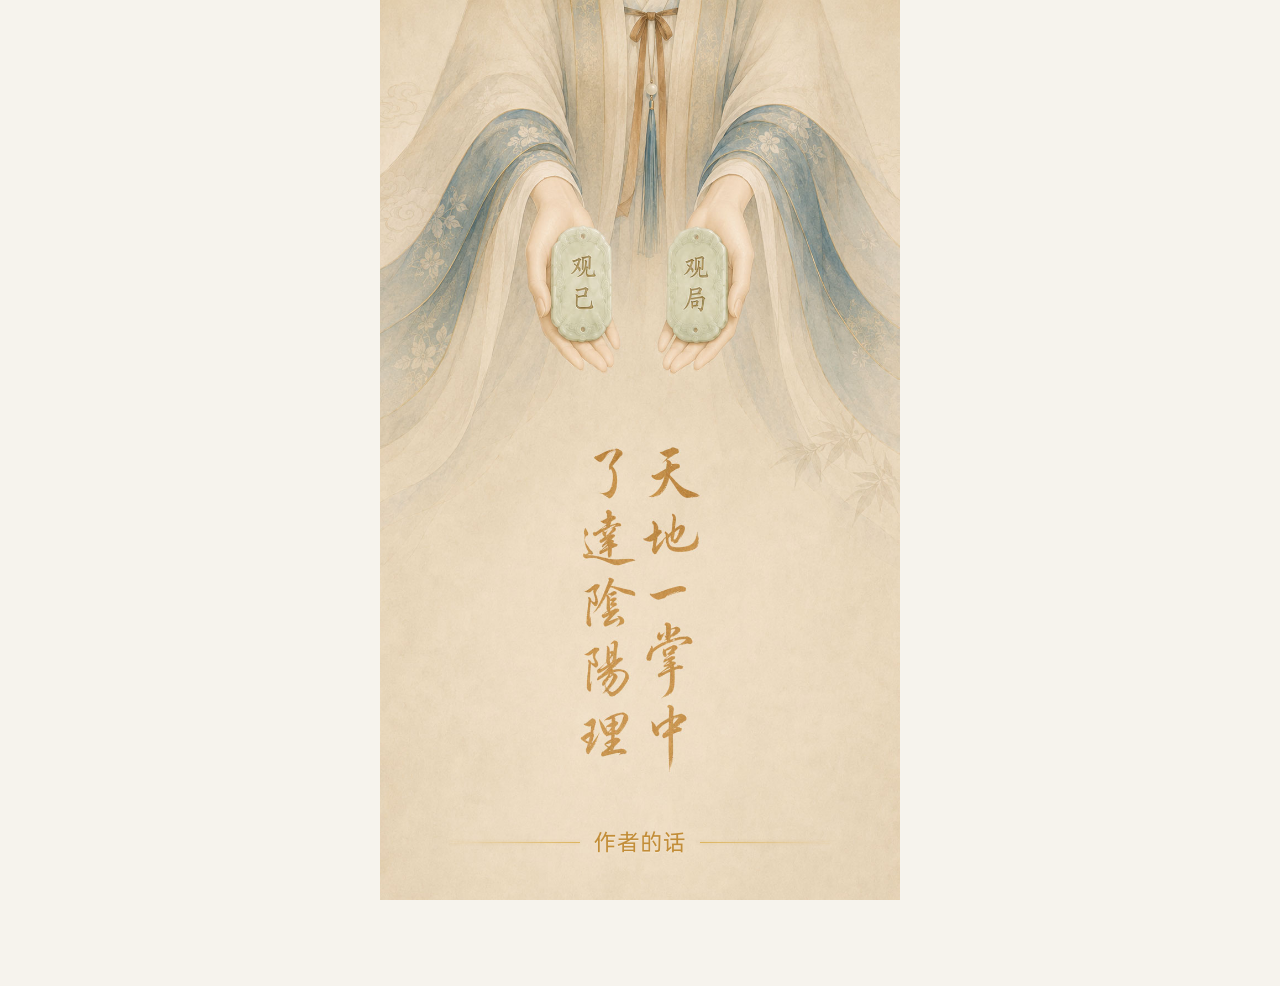
<file: index.html>
﻿<!doctype html>
<html lang="zh-CN">
  <head>
    <meta charset="UTF-8" />
    <meta name="viewport" content="width=device-width, initial-scale=1.0" />
    <title>历法与奇门定局</title>
    <script src="./vendor/lunar.js"></script>
    <script src="./vendor/iztro.min.js"></script>
    <script src="./data/ke-ying.js?v=20260621"></script>
    <style>
      @font-face {
        font-family: "AlibabaPuHuiTi";
        src:
          url("./fonts/AlibabaPuHuiTi-3-55-Regular.woff2") format("woff2"),
          url("./fonts/AlibabaPuHuiTi-3-55-Regular.ttf") format("truetype");
        font-weight: 400;
        font-style: normal;
        font-display: swap;
      }

      :root {
        --app-font: "AlibabaPuHuiTi", "Alibaba PuHuiTi 3.0", "Microsoft YaHei", "PingFang SC", sans-serif;
        --bg: #f6f3ed;
        --panel: #ffffff;
        --ink: #25211d;
        --muted: #716a61;
        --line: #ddd4c8;
        --brand: #8b2f2f;
        --brand-dark: #672222;
        --soft: #f2e7d8;
        --accent: #225c5a;
        --deep-jade: #0f5b57;
        --jade-dark: #07504c;
        --gold: #b88a4b;
        --pale-gold: #dcc8a0;
        --paper: #f8f0df;
        --shadow: 0 1.125rem 2.8125rem rgba(62, 42, 24, 0.12);
      }

      * {
        box-sizing: border-box;
      }

      html {
        font-size: clamp(87.5%, 3.85vw, 100%);
        -webkit-text-size-adjust: 100%;
        text-size-adjust: 100%;
      }

      body {
        margin: 0;
        min-height: 100vh;
        background: var(--bg);
        color: var(--ink);
        font-family: var(--app-font);
      }

      button,
      input,
      textarea,
      select {
        font: inherit;
      }

      .shell {
        width: min(32.5rem, 100%);
        margin: 0 auto;
        padding: 0 0 5.375rem;
      }

      body.qimen-view-active .shell {
        padding-bottom: 0;
      }

      header {
        margin-bottom: 1.375rem;
      }

      h1 {
        margin: 0 0 0.5rem;
        font-size: clamp(1.875rem, 5vw, 2.875rem);
        letter-spacing: 0;
      }

      .subtitle {
        margin: 0;
        color: var(--muted);
        line-height: 1.7;
      }

      .grid {
        display: grid;
        grid-template-columns: 1fr;
        gap: 1.125rem;
      }

      .view {
        display: none;
      }

      .view.active {
        display: block;
      }

      .view:not(#homeView) {
        width: min(32.5rem, calc(100% - 1.5rem));
        margin: 0 auto;
        padding-top: 1.125rem;
      }

      #homeView {
        position: relative;
        min-height: 100vh;
        background: url("./assets/home-bg.jpg") center top / cover no-repeat;
      }

      #qimenView {
        min-height: calc(100vh - 5.375rem);
        padding: 1.375rem 0.625rem 2.25rem;
        background:
          linear-gradient(180deg, rgba(249, 243, 230, 0.18), rgba(249, 243, 230, 0.08) 42%, rgba(249, 243, 230, 0.18)),
          url("./assets/qimen-home-bg.jpg") center top / 100% auto no-repeat;
      }

      .bazi-frame-view {
        height: calc(100vh - 2.25rem);
        margin: -1.125rem 0 -5.375rem;
        background: #f3f3f3;
      }

      .bazi-frame {
        display: block;
        width: 100%;
        height: 100%;
        border: 0;
        background: #f3f3f3;
      }

      .home-actions {
        position: absolute;
        left: 0;
        top: 0;
        width: 100%;
        height: 100%;
        padding: 0;
      }

      .nav-card {
        position: absolute;
        width: 17%;
        aspect-ratio: 0.62;
        min-height: 0;
        border: 0;
        border-radius: 1.125rem;
        background: transparent;
        box-shadow: none;
        color: transparent;
        padding: 0;
        overflow: hidden;
      }

      .nav-card strong {
        position: absolute;
        opacity: 0;
        pointer-events: none;
      }

      .nav-card span {
        display: block;
        color: var(--muted);
        line-height: 1.6;
        font-weight: 500;
      }

      #openBazi {
        left: 32.1%;
        top: 25.4%;
      }

      #openQimen {
        right: 32.1%;
        top: 25.4%;
      }

      .author-entry {
        position: absolute;
        left: 50%;
        bottom: max(1.875rem, env(safe-area-inset-bottom));
        z-index: 2;
        display: flex;
        align-items: center;
        gap: 0.875rem;
        transform: translateX(-50%);
        border: 0;
        border-radius: 0;
        background: transparent;
        color: #c28d38;
        padding: 0.75rem 0.625rem;
        font-family: var(--app-font);
        font-size: 1.4375rem;
        font-weight: 400;
        text-shadow: 0 0.0625rem 0.0625rem rgba(255, 250, 238, 0.5);
        white-space: nowrap;
      }

      .author-entry::before,
      .author-entry::after {
        content: "";
        width: clamp(4.5rem, 24vw, 8.125rem);
        height: 0.0625rem;
        background: linear-gradient(90deg, transparent, rgba(221, 180, 92, 0.98));
        box-shadow: 0 0 0.1875rem rgba(221, 180, 92, 0.42);
      }

      .author-entry::after {
        transform: scaleX(-1);
      }

      .author-modal {
        position: fixed;
        inset: 0;
        z-index: 200;
        display: grid;
        place-items: center;
        padding: 1.5rem;
        background: rgba(30, 28, 24, 0.34);
        opacity: 0;
        visibility: hidden;
        transition: opacity 180ms ease, visibility 180ms ease;
      }

      .author-modal.open {
        opacity: 1;
        visibility: visible;
      }

      .author-dialog {
        position: relative;
        width: min(26.875rem, 100%);
        max-height: calc(100vh - 2rem);
        overflow: hidden;
        border: 1px solid rgba(207, 176, 112, 0.42);
        border-radius: 0.5rem;
        background:
          linear-gradient(180deg, rgba(255, 253, 247, 0.78), rgba(249, 244, 232, 0.7)),
          url("./assets/author-bg.jpg") center top / cover no-repeat;
        color: #332c24;
        padding: 2rem 1.5rem 1.375rem;
        box-shadow: 0 1.125rem 3.125rem rgba(43, 35, 25, 0.24);
      }

      .author-close {
        position: absolute;
        right: 0.75rem;
        top: 0.625rem;
        width: 1.75rem;
        height: 1.75rem;
        min-height: 0;
        border: 1px solid rgba(15, 91, 87, 0.56);
        border-radius: 50%;
        background: rgba(255, 252, 244, 0.52);
        color: var(--deep-jade);
        padding: 0;
        font-size: 1.3125rem;
        font-weight: 300;
        line-height: 1;
      }

      .author-dialog h2 {
        margin: 0 0 1.5rem;
        color: var(--deep-jade);
        text-align: center;
        font-size: 1.875rem;
        font-weight: 700;
      }

      .author-section + .author-section {
        margin-top: 1.375rem;
        padding-top: 1.25rem;
        border-top: 1px dashed rgba(207, 176, 112, 0.38);
      }

      .author-section h3 {
        position: relative;
        display: flex;
        align-items: center;
        gap: 0.75rem;
        margin: 0 0 0.875rem;
        color: var(--deep-jade);
        font-size: 1.4375rem;
        font-weight: 700;
      }

      .author-section h3::before {
        content: "观";
        display: grid;
        place-items: center;
        width: 2.375rem;
        height: 2.375rem;
        flex: 0 0 2.375rem;
        border: 1px solid rgba(207, 176, 112, 0.78);
        border-radius: 50% 45% 50% 45%;
        color: rgba(15, 91, 87, 0.74);
        font-size: 1.0625rem;
        font-weight: 400;
      }

      .author-section h3::after {
        content: "";
        height: 0.0625rem;
        flex: 1;
        background: linear-gradient(90deg, rgba(207, 176, 112, 0.66), transparent);
      }

      .author-section + .author-section h3::before {
        content: "友";
        width: 2rem;
        height: 2rem;
        flex-basis: 2rem;
        font-size: 0.875rem;
      }

      .author-section p {
        margin: 0;
        color: #41372d;
        font-size: 1rem;
        line-height: 1.82;
      }

      .author-contact {
        display: grid;
        grid-template-columns: 7.5rem minmax(0, 1fr);
        gap: 1.25rem;
        align-items: center;
        margin-top: 0.875rem;
        padding: 0.875rem;
        border: 1px solid rgba(207, 176, 112, 0.48);
        border-radius: 0.75rem;
        background: rgba(236, 231, 215, 0.72);
      }

      .author-qr {
        display: block;
        width: 7.5rem;
        aspect-ratio: 1;
        object-fit: cover;
        border: 1px solid rgba(207, 176, 112, 0.58);
        border-radius: 0.5rem;
        background: #fff;
      }

      .author-contact-note {
        color: var(--deep-jade);
        font-size: 0.8125rem;
        line-height: 1.6;
        white-space: nowrap;
      }

      .author-contact-button {
        display: block;
        width: 82%;
        margin: 0 auto 0.625rem;
        border-radius: 62.4375rem;
        background: var(--deep-jade);
        color: #fff;
        padding: 0.4375rem 0.75rem;
        text-align: center;
        font-size: 1.125rem;
        box-shadow: 0 0.25rem 0.75rem rgba(15, 91, 87, 0.18);
      }

      .page-head {
        display: flex;
        align-items: center;
        justify-content: space-between;
        gap: 0.75rem;
      }

      .back-button {
        flex: 0 0 auto;
        border: 0;
        background: transparent;
        color: #9f773b;
        padding: 0.5rem 0.625rem;
        font-size: 1.125rem;
        font-weight: 400;
      }

      .panel {
        position: relative;
        background:
          linear-gradient(180deg, rgba(255, 252, 244, 0.88), rgba(250, 243, 226, 0.78)),
          url("./bazi/assets/card-bg.jpg") right bottom / 100% auto no-repeat;
        border: 1px solid rgba(207, 176, 112, 0.68);
        border-radius: 0.625rem;
        box-shadow: 0 0.1875rem 0.625rem rgba(118, 88, 45, 0.12), inset 0 0 0 0.125rem rgba(255, 250, 238, 0.75);
        overflow: hidden;
      }

      #qimenView .panel {
        min-height: auto;
        overflow: visible;
        background: transparent;
        border: 0;
        border-radius: 0;
        box-shadow: none;
      }

      #qimenView .panel::before {
        content: none;
      }

      #qimenView .panel > * {
        position: relative;
      }

      .qimen-entry-card,
      .qimen-main:not(:empty) {
        position: relative;
        margin: 0 0.25rem 1.125rem;
        border: 1px solid rgba(207, 176, 112, 0.82);
        border-radius: 0.625rem;
        box-shadow: 0 0.625rem 1.625rem rgba(82, 58, 32, 0.16), inset 0 0 0 0.125rem rgba(255, 250, 238, 0.78);
      }

      .qimen-entry-card {
        margin-top: 9.375rem;
        background:
          linear-gradient(180deg, rgba(255, 252, 244, 0.9), rgba(250, 243, 226, 0.76)),
          url("./bazi/assets/card-bg.jpg") right bottom / 100% auto no-repeat;
      }

      .qimen-main:not(:empty) {
        background: linear-gradient(180deg, rgba(255, 252, 244, 0.82), rgba(250, 243, 226, 0.62));
      }

      .qimen-entry-card::before,
      .qimen-main:not(:empty)::before {
        content: "";
        position: absolute;
        inset: 0.4375rem;
        border: 1px solid rgba(207, 176, 112, 0.46);
        border-radius: 0.5rem;
        pointer-events: none;
      }

      .panel-head {
        padding: 2.75rem 1.5rem 0;
      }

      #qimenView .page-head {
        position: relative;
        justify-content: center;
      }

      #qimenView .back-button {
        position: absolute;
        left: -0.75rem;
        top: -9.625rem;
        width: 2.75rem;
        height: 2.75rem;
        min-height: 2.75rem;
        border: 1px solid rgba(220, 200, 160, 0.88);
        border-radius: 50%;
        background: rgba(255, 252, 244, 0.76);
        color: var(--deep-jade);
        padding: 0;
        font-size: 2.25rem;
        font-weight: 400;
        line-height: 1;
        display: grid;
        place-items: center;
        box-shadow: 0 0.1875rem 0.625rem rgba(92, 65, 38, 0.13);
      }

      #qimenView .panel h2 {
        position: absolute;
        left: 50%;
        top: -8.25rem;
        margin: 0;
        transform: translateX(-50%);
        color: var(--deep-jade);
        font-size: 2.8125rem;
        font-weight: 800;
        line-height: 1.15;
        white-space: nowrap;
      }

      #qimenView .panel-head p {
        display: none;
      }

      .panel h2 {
        margin: 0 0 0.375rem;
        font-size: 1.5rem;
      }

      .panel p {
        margin: 0;
        color: var(--muted);
        line-height: 1.65;
        font-size: 0.875rem;
      }

      .controls {
        display: grid;
        gap: 0.75rem;
        padding: 1.125rem;
      }

      label {
        display: grid;
        gap: 0.4375rem;
        color: var(--muted);
        font-size: 0.8125rem;
        font-weight: 700;
      }

      input {
        width: 100%;
        border: 1px solid var(--line);
        border-radius: 0.4375rem;
        background: #fff;
        color: var(--ink);
        outline: none;
        padding: 0.6875rem 0.75rem;
      }

      input:focus {
        border-color: var(--accent);
        box-shadow: 0 0 0 0.1875rem rgba(34, 92, 90, 0.12);
      }

      textarea {
        width: 100%;
        min-height: 11.875rem;
        resize: vertical;
        border: 1px solid var(--line);
        border-radius: 0;
        background: #fff;
        color: var(--ink);
        outline: none;
        padding: 0.625rem 0.75rem;
      }

      textarea:focus {
        border-color: var(--accent);
        box-shadow: 0 0 0 0.1875rem rgba(34, 92, 90, 0.12);
      }

      .actions {
        display: flex;
        gap: 0.625rem;
      }

      button {
        border: 0;
        border-radius: 0.4375rem;
        padding: 0.6875rem 0.875rem;
        cursor: pointer;
        font-weight: 760;
      }

      .primary {
        flex: 1;
        background: var(--brand);
        color: #fff;
      }

      .primary:hover {
        background: var(--brand-dark);
      }

      .ghost {
        background: var(--soft);
        color: var(--ink);
      }

      .result {
        border-top: 1px solid var(--line);
        background: #fbfaf7;
      }

      .item {
        display: grid;
        grid-template-columns: 6.875rem 1fr;
        gap: 0.75rem;
        padding: 0.875rem 1.125rem;
        border-top: 1px solid #ece5da;
        line-height: 1.6;
      }

      .item:first-child {
        border-top: 0;
      }

      .label {
        color: var(--muted);
        font-size: 0.8125rem;
        font-weight: 700;
      }

      .value {
        font-size: 1.0625rem;
        font-weight: 760;
        word-break: break-word;
      }

      .qimen-main {
        padding: 0.75rem 0.75rem 1.125rem;
        background: transparent;
        border-top: 0;
      }

      .qimen-controls {
        display: grid;
        gap: 1.125rem;
        padding: 1.375rem 1.75rem 1.75rem;
      }

      .qimen-time-picker {
        display: grid;
        grid-template-columns: minmax(0, 1fr) auto;
        align-items: center;
        gap: 0.875rem;
        max-width: 25.625rem;
        width: 100%;
        margin: 0 auto;
      }

      .qimen-time-picker input {
        height: 3.125rem;
        border: 1px solid rgba(207, 176, 112, 0.72);
        border-radius: 0.5rem;
        background: rgba(255, 252, 244, 0.88);
        text-align: center;
        font-size: 1.25rem;
        color: #4a4035;
      }

      .qimen-time-picker input:focus {
        border-color: var(--deep-jade);
        box-shadow: 0 0 0 0.1875rem rgba(15, 91, 87, 0.12);
      }

      .qimen-time-picker input::-webkit-calendar-picker-indicator {
        display: none;
      }

      .qimen-time-picker input::-webkit-inner-spin-button,
      .qimen-time-picker input::-webkit-clear-button {
        display: none;
      }

      .qimen-custom-time {
        width: 6.625rem;
        height: 3.125rem;
        border: 1px solid var(--deep-jade);
        border-radius: 0.5rem;
        background: transparent;
        padding: 0;
        color: var(--deep-jade);
        font-size: 1.1875rem;
        font-weight: 400;
      }

      .qimen-start {
        position: relative;
        max-width: 25.625rem;
        width: 100%;
        margin: 0 auto;
        min-height: 3.75rem;
        border-radius: 0.75rem;
        border: 1px solid #cfb070;
        background:
          linear-gradient(180deg, rgba(255,255,255,0.1), rgba(0,0,0,0.08)),
          radial-gradient(circle at 24% 22%, rgba(255,255,255,0.16), transparent 25%),
          var(--jade-dark);
        color: #fff;
        padding: 0.5rem 1.125rem;
        font-size: 2.125rem;
        box-shadow: inset 0 0 0 0.1875rem rgba(246, 228, 171, 0.18), 0 0.25rem 0.625rem rgba(8, 78, 73, 0.18);
      }

      .qimen-start::before {
        content: "";
        position: absolute;
        inset: 0.375rem 0.5625rem;
        border: 1px solid rgba(247, 228, 168, 0.86);
        border-radius: 0.5625rem;
        pointer-events: none;
      }

      .qimen-hour-nav {
        display: grid;
        grid-template-columns: max-content minmax(11.5rem, 1fr) max-content;
        align-items: center;
        justify-content: center;
        gap: 0.5rem;
        margin: 0 0.25rem 0.75rem;
        padding: 1rem 0 0.75rem;
        border-bottom: 0;
        background: transparent;
      }

      .qimen-hour-nav button {
        border-radius: 0;
        background: transparent;
        color: var(--ink);
        padding: 0;
        font-size: clamp(0.88rem, 3.8vw, 0.94rem);
        font-weight: 400;
        white-space: nowrap;
      }

      .qimen-current-time {
        width: 100%;
        min-width: 0;
        text-align: center;
        color: var(--ink);
        font-size: clamp(0.78rem, 3.35vw, 0.875rem);
        white-space: nowrap;
        border: 1px solid rgba(207, 176, 112, 0.72);
        border-radius: 62.4375rem;
        padding: 0.44rem 0.78rem;
        background: rgba(255, 252, 244, 0.72);
      }

      .qimen-main .qimen-current-time {
        color: var(--ink);
      }

      .qimen-title {
        display: block;
        font-size: 1.5rem;
        margin-bottom: 0.625rem;
        color: var(--ink);
        line-height: 1.25;
        text-align: center;
      }

      .qimen-main div {
        color: var(--muted);
        line-height: 1.6;
      }

      .qimen-summary {
        margin-bottom: 0.375rem;
        padding: 0 0.625rem;
      }

      .qimen-time {
        margin-bottom: 0.375rem;
        font-size: 1.0625rem;
        color: var(--ink);
      }

      .qimen-time span {
        color: #1e63d6;
      }

      .qimen-info-row {
        display: grid;
        grid-template-columns: auto minmax(0, 1fr) max-content;
        gap: 0.625rem;
        align-items: center;
      }

      .qimen-methods {
        display: grid;
        gap: 0.375rem;
        justify-self: end;
      }

      .qimen-method {
        min-width: 3.625rem;
        border: 1px solid var(--deep-jade);
        border-radius: 0.75rem;
        background: rgba(255, 252, 244, 0.88);
        color: var(--deep-jade);
        padding: 0.3125rem 0.5rem;
        font-size: 0.875rem;
        font-weight: 400;
      }

      .qimen-hour-nav.archive-viewing {
        grid-template-columns: minmax(13.75rem, 0.72fr);
      }

      .qimen-method.active {
        background: var(--deep-jade);
        color: #fff;
      }

      .sizhu-table {
        border-collapse: collapse;
        background: rgba(255, 252, 244, 0.82);
        color: var(--ink);
        flex: 0 0 auto;
      }

      .sizhu-table th,
      .sizhu-table td {
        border: 1px solid rgba(207, 176, 112, 0.58);
        width: 2.25rem;
        height: 1.875rem;
        text-align: center;
        font-size: 1.25rem;
        line-height: 1;
        font-weight: 400;
      }

      .sizhu-gan {
        color: #174fe0;
      }

      .sizhu-zhi {
        color: #18855e;
      }

      .qimen-brief {
        min-width: 0;
        font-size: 0.875rem;
        display: grid;
        grid-template-columns: minmax(0, 1fr);
        column-gap: 0;
        row-gap: 0.1875rem;
        align-items: start;
      }

      .qimen-brief div {
        line-height: 1.55;
      }

      .qimen-jieqi {
        white-space: nowrap;
      }

      .qimen-jieqi span {
        display: block;
      }

      .qimen-method-note {
        grid-column: 1 / -1;
        white-space: nowrap;
      }

      .qimen-board-wrap {
        position: relative;
        width: min(98%, 30rem);
        margin: 0.5rem auto 1.125rem;
        padding: 0;
      }

      .qimen-board {
        display: grid;
        grid-template-columns: repeat(3, minmax(0, 1fr));
        grid-template-rows: repeat(3, minmax(0, 1fr));
        aspect-ratio: 1 / 1;
        gap: 0;
        border: 2px solid rgba(15, 91, 87, 0.82);
        background:
          linear-gradient(180deg, rgba(255, 252, 244, 0.9), rgba(250, 243, 226, 0.82)),
          url("./bazi/assets/card-bg.jpg") right bottom / 100% auto no-repeat;
        box-shadow: 0 0.1875rem 0.625rem rgba(118, 88, 45, 0.1);
      }

      .qimen-palace {
        position: relative;
        min-height: 0;
        border: 1px solid rgba(15, 91, 87, 0.72);
        padding: 0.375rem;
        overflow: hidden;
        font-family: var(--app-font);
        cursor: pointer;
      }

      .qimen-palace.selected {
        outline: 0.1875rem solid rgba(15, 91, 87, 0.28);
        outline-offset: -0.3125rem;
        background: rgba(255, 250, 238, 0.74);
      }

      .bagua-watermark {
        position: absolute;
        left: 50%;
        top: 50%;
        transform: translate(-50%, -50%);
        color: rgba(80, 80, 80, 0.2);
        font-family: var(--app-font);
        font-size: clamp(2.15rem, 11vw, 2.875rem);
        font-weight: 400;
        line-height: 1;
        pointer-events: none;
        z-index: 0;
      }

      .qimen-palace > :not(.bagua-watermark) {
        z-index: 1;
      }

      .dark-stem,
      .god,
      .star,
      .door,
      .stem-heaven,
      .stem-earth,
      .stem-heaven-state,
      .stem-earth-state,
      .star-state,
      .door-state,
      .earth-god {
        position: absolute;
        line-height: 1;
      }

      .dark-stem {
        left: 0.42rem;
        top: 0.42rem;
        color: var(--stem-color, #444);
        font-size: clamp(0.72rem, 3.3vw, 0.94rem);
        font-weight: 800;
      }

      .god {
        left: 50%;
        top: 0.32rem;
        transform: translateX(-50%);
        color: #a08120;
        font-size: clamp(1.25rem, 6.2vw, 1.82rem);
        font-weight: 900;
        white-space: nowrap;
      }

      .star {
        left: 0.42rem;
        top: 42%;
        transform: translateY(-50%);
        color: #111;
        font-size: clamp(1.02rem, 5.15vw, 1.38rem);
        font-weight: 850;
        white-space: nowrap;
      }

      .star-state {
        left: 0.48rem;
        top: 54%;
        color: #777;
        font-size: clamp(0.68rem, 3.05vw, 0.82rem);
        font-weight: 800;
      }

      .tian-qin {
        color: #d02727;
      }

      .door {
        left: 0.42rem;
        bottom: 1.25rem;
        color: #7357d9;
        font-size: clamp(1.02rem, 5.15vw, 1.38rem);
        font-weight: 850;
        white-space: nowrap;
      }

      .door-state {
        left: 0.48rem;
        bottom: 0.52rem;
        color: #777;
        font-size: clamp(0.68rem, 3.05vw, 0.82rem);
        font-weight: 800;
      }

      .stem-heaven,
      .stem-earth {
        right: 0.48rem;
        writing-mode: vertical-rl;
        text-orientation: upright;
        color: var(--stem-color, #111);
        font-size: clamp(1.02rem, 5.15vw, 1.38rem);
        font-weight: 850;
      }

      .stem-heaven {
        top: 42%;
        transform: translateY(-50%);
      }

      .stem-earth {
        bottom: 1.15rem;
      }

      .stem-heaven-state,
      .stem-earth-state {
        right: 0.56rem;
        color: #777;
        font-size: clamp(0.68rem, 3.05vw, 0.82rem);
        font-weight: 800;
        writing-mode: vertical-rl;
        text-orientation: upright;
      }

      .stem-heaven-state {
        top: 54%;
      }

      .stem-earth-state {
        bottom: 0.42rem;
      }

      .stem-horizontal {
        writing-mode: horizontal-tb;
        text-orientation: mixed;
        right: 0.42rem;
        letter-spacing: 0;
        white-space: nowrap;
      }

      .stem-heaven.stem-horizontal {
        transform: translateY(-50%);
      }

      .stem-horizontal + .stem-heaven-state,
      .stem-horizontal + .stem-earth-state {
        writing-mode: horizontal-tb;
        text-orientation: mixed;
        right: 0.42rem;
        white-space: nowrap;
      }

      .dark-stem span,
      .stem-heaven span,
      .stem-earth span,
      .center-earth-stem span {
        color: var(--stem-color, currentColor);
      }

      .earth-god {
        left: 50%;
        bottom: 0.28rem;
        transform: translateX(-50%);
        color: #9a2b2b;
        font-size: clamp(0.66rem, 2.85vw, 0.75rem);
        font-weight: 850;
      }

      .outer-marker {
        position: absolute;
        width: 1rem;
        height: 1rem;
        border-radius: 50%;
        background: #fff;
        border: 2px solid #111;
        transform: translate(-50%, -50%);
        z-index: 2;
      }

      .outer-marker.horse {
        width: auto;
        height: auto;
        border: 0;
        border-radius: 0;
        background: transparent;
        color: #000;
        font-size: 2rem;
        line-height: 1;
        z-index: 3;
      }

      .center-palace {
        align-content: center;
        text-align: center;
        background: rgba(255, 250, 238, 0.68);
        display: grid;
        justify-items: center;
        gap: 0.35rem;
        cursor: default;
      }

      .center-palace strong {
        font-size: clamp(1rem, 4.5vw, 1.25rem);
        color: #153bd6;
      }

      .center-palace span {
        display: block;
        margin-top: 0;
        color: var(--ink);
        font-weight: 700;
        font-size: clamp(0.82rem, 3.6vw, 1rem);
        line-height: 1.35;
      }

      .center-palace .center-earth-stem {
        position: static;
        transform: none;
        margin-top: 0.125rem;
        color: var(--stem-color, var(--ink));
        font-size: clamp(0.82rem, 3.6vw, 1rem);
        font-weight: 700;
        line-height: 1.2;
      }

      .error {
        color: #9b1c1c;
        padding: 1.125rem;
        line-height: 1.7;
      }

      .keying-panel {
        margin: 0.75rem 0 0;
        padding: 1rem;
        border: 1px solid rgba(207, 176, 112, 0.68);
        border-radius: 0.5rem;
        background:
          linear-gradient(180deg, rgba(255, 252, 244, 0.88), rgba(250, 243, 226, 0.78)),
          url("./bazi/assets/card-bg.jpg") right bottom / 100% auto no-repeat;
        box-shadow: 0 0.1875rem 0.625rem rgba(118, 88, 45, 0.1), inset 0 0 0 0.125rem rgba(255, 250, 238, 0.75);
        font-size: 1rem;
        line-height: 1.7;
      }

      .keying-panel h3 {
        margin: 0 0 0.625rem;
        font-size: 1.25rem;
      }

      .keying-section {
        padding-top: 0.625rem;
        margin-top: 0.625rem;
        border-top: 1px solid #eee4d7;
      }

      .keying-section:first-of-type {
        border-top: 0;
        margin-top: 0;
        padding-top: 0;
      }

      .keying-section strong {
        display: block;
        margin-bottom: 0.375rem;
        font-size: 1.0625rem;
        color: var(--ink);
      }

      .keying-entry {
        margin: 0.375rem 0;
        color: var(--muted);
        line-height: 1.65;
        font-size: 1rem;
      }

      .keying-entry b {
        color: var(--brand);
      }

      .qimen-footnote {
        margin-top: 0;
        padding: 0 0.375rem;
        color: var(--ink);
        font-weight: 700;
        line-height: 1.45;
      }

      .special-panel {
        margin: 0.75rem 0 0;
        padding: 0.75rem 0.875rem;
        border: 1px solid rgba(207, 176, 112, 0.64);
        border-radius: 0.5rem;
        background: rgba(255, 250, 238, 0.78);
        color: var(--muted);
        line-height: 1.65;
        font-size: 1rem;
      }

      .special-panel b {
        color: var(--brand);
      }

      .archive-info-panel {
        margin: 0.75rem 0 0;
        padding: 0.875rem 1rem;
        border: 1px solid rgba(207, 176, 112, 0.64);
        border-radius: 0.5rem;
        background: rgba(255, 250, 238, 0.82);
        color: var(--ink);
        display: grid;
        gap: 0.625rem;
      }

      .archive-info-row {
        display: grid;
        grid-template-columns: 4.375rem minmax(0, 1fr);
        gap: 0.625rem;
        align-items: start;
        line-height: 1.55;
      }

      .archive-info-row b {
        color: var(--brand);
      }

      .archive-info-row span {
        min-width: 0;
        white-space: pre-wrap;
        word-break: break-word;
      }

      .qimen-patterns-entry {
        min-height: 3rem;
        border: 1px solid rgba(207, 176, 112, 0.78);
        border-radius: 0.5rem;
        background: rgba(255, 252, 244, 0.7);
        color: var(--deep-jade);
        font-size: 1.25rem;
        box-shadow: 0 0.1875rem 0.625rem rgba(92, 65, 38, 0.1);
      }

      .patterns81-page {
        min-height: calc(100vh - 5.375rem);
        padding: 1.125rem 0.875rem 2.875rem;
        background:
          linear-gradient(180deg, rgba(249, 243, 230, 0.28), rgba(249, 243, 230, 0.72)),
          url("./assets/qimen-home-bg.jpg") center top / 100% auto no-repeat,
          #f5efe2;
      }

      .patterns81-head {
        display: grid;
        grid-template-columns: 2.75rem minmax(0, 1fr) 2.75rem;
        align-items: center;
        max-width: 47.5rem;
        min-height: 3.625rem;
        margin: 0 auto 1.5rem;
        padding-bottom: 0.625rem;
        border-bottom: 1px solid rgba(207, 176, 112, 0.72);
      }

      .patterns81-head h2 {
        margin: 0;
        color: var(--deep-jade);
        text-align: center;
        font-size: 2rem;
        font-weight: 700;
        letter-spacing: 0;
      }

      .patterns81-selector-card,
      .patterns81-result-card {
        position: relative;
        max-width: 47.5rem;
        margin-right: auto;
        margin-left: auto;
        border: 1px solid rgba(207, 176, 112, 0.76);
        border-radius: 0.5rem;
        background:
          linear-gradient(180deg, rgba(255, 253, 247, 0.94), rgba(250, 245, 233, 0.9)),
          url("./bazi/assets/card-bg.jpg") right bottom / 100% auto no-repeat;
        box-shadow: 0 0.5rem 1.375rem rgba(92, 65, 38, 0.12), inset 0 0 0 0.125rem rgba(255, 250, 238, 0.72);
      }

      .patterns81-selector-card {
        padding: 1.375rem 1.125rem 1.5rem;
      }

      .patterns81-grid {
        display: grid;
        grid-template-columns: 2.25rem repeat(9, minmax(0, 1fr));
        column-gap: 0.25rem;
        row-gap: 0.75rem;
        align-items: center;
      }

      .patterns81-alias {
        min-width: 0;
        color: #a5824d;
        text-align: center;
        font-size: 0.8125rem;
        line-height: 1.2;
        white-space: nowrap;
      }

      .patterns81-axis-label {
        align-self: stretch;
        display: grid;
        place-items: center;
        color: var(--deep-jade);
        font-size: 1rem;
        font-weight: 700;
        line-height: 1.05;
        writing-mode: vertical-rl;
        text-orientation: upright;
      }

      .patterns81-stem {
        position: relative;
        min-width: 0;
        height: 3rem;
        border: 1px solid transparent;
        border-radius: 0.4375rem;
        background: transparent;
        color: var(--stem-color);
        padding: 0;
        font-size: 1.9375rem;
        font-weight: 700;
        line-height: 1;
        transition: transform 150ms ease, background 150ms ease, border-color 150ms ease, box-shadow 150ms ease;
      }

      .patterns81-stem.active {
        border-color: rgba(207, 176, 112, 0.9);
        background: rgba(197, 224, 213, 0.56);
        box-shadow: 0 0.1875rem 0.625rem rgba(15, 91, 87, 0.1);
        transform: scale(1.04);
      }

      .patterns81-stem.active::after {
        content: "";
        position: absolute;
        left: 50%;
        bottom: 0.25rem;
        width: 1rem;
        height: 0.125rem;
        transform: translateX(-50%);
        background: rgba(184, 138, 75, 0.88);
      }

      .patterns81-result-card {
        display: grid;
        justify-items: center;
        align-content: start;
        max-width: 32.5rem;
        min-height: 21.875rem;
        margin-top: 1.5rem;
        padding: 1.875rem 1.75rem 2rem;
        text-align: center;
      }

      .patterns81-pair {
        display: grid;
        grid-template-rows: 3.875rem 0.0625rem 3.875rem;
        justify-items: center;
        align-items: center;
        gap: 0.5rem;
        width: 4.75rem;
        height: 8.8125rem;
      }

      .patterns81-pair-stem {
        display: grid;
        place-items: center;
        width: 4.75rem;
        height: 3.875rem;
        color: var(--stem-color);
        font-size: 3.625rem;
        font-weight: 700;
        line-height: 1;
      }

      .patterns81-pair-line {
        width: 3.375rem;
        height: 0.0625rem;
        background: rgba(184, 138, 75, 0.82);
      }

      .patterns81-pattern-name {
        display: grid;
        place-items: center;
        width: 100%;
        min-height: 2.75rem;
        margin: 1.25rem 0 0;
        color: #2c2924;
        font-size: 1.75rem;
        font-weight: 700;
        line-height: 1.3;
      }

      .patterns81-summary,
      .patterns81-detail {
        max-width: 27.5rem;
        margin: 1rem 0 0;
        color: #514a40;
        font-size: 1.375rem;
        line-height: 1.75;
        white-space: pre-wrap;
      }

      .patterns81-detail {
        margin-top: 0.625rem;
        color: #6c6255;
        font-size: 1.25rem;
      }

      .archive-page {
        min-height: calc(100vh - 7.5rem);
        padding: 1.75rem 1.125rem 2.125rem;
        background:
          linear-gradient(180deg, rgba(249, 243, 230, 0.54), rgba(249, 243, 230, 0.24) 52%, rgba(249, 243, 230, 0.34)),
          url("./bazi/assets/input-bg.jpg") center top / cover no-repeat;
      }

      .archive-page .query-head {
        height: 5.375rem;
        grid-template-columns: 3.875rem 1fr 3.875rem;
        background: transparent;
      }

      .archive-page .query-back {
        width: 2.75rem;
        height: 2.75rem;
        min-height: 2.75rem;
        border: 1px solid rgba(220, 200, 160, 0.88);
        border-radius: 50%;
        background: rgba(255, 252, 244, 0.76);
        color: var(--deep-jade);
        font-size: 2.25rem;
        font-weight: 400;
        box-shadow: 0 0.1875rem 0.625rem rgba(92, 65, 38, 0.13);
      }

      .archive-page .query-title {
        position: relative;
        color: #111;
        font-size: 2.375rem;
        font-weight: 700;
        letter-spacing: 0.04em;
      }

      .archive-page .query-title::after {
        content: "";
        position: absolute;
        left: 50%;
        bottom: -0.875rem;
        width: 9.25rem;
        height: 0.0625rem;
        transform: translateX(-50%);
        background: linear-gradient(90deg, transparent, rgba(184, 138, 75, 0.78), transparent);
      }

      .archive-form {
        position: relative;
        display: grid;
        gap: 1.5rem;
        max-width: 26.25rem;
        margin: 1.75rem auto 0;
        padding: 2.125rem 1.5rem 1.875rem;
        border: 1px solid rgba(207, 176, 112, 0.7);
        border-radius: 1.5rem;
        background:
          linear-gradient(180deg, rgba(255, 252, 244, 0.9), rgba(250, 243, 226, 0.74)),
          url("./bazi/assets/card-bg.jpg") right bottom / 100% auto no-repeat;
        box-shadow: 0 0.75rem 1.875rem rgba(92, 65, 38, 0.16), inset 0 0 0 0.125rem rgba(255, 250, 238, 0.78);
        text-align: left;
      }

      .archive-form::before {
        content: "";
        position: absolute;
        inset: 0.5rem;
        border: 1px solid rgba(207, 176, 112, 0.38);
        border-radius: 1.25rem;
        pointer-events: none;
      }

      .archive-form label {
        display: grid;
        gap: 0.875rem;
        color: var(--deep-jade);
        font-size: 1.75rem;
        font-weight: 700;
        line-height: 1.2;
      }

      .archive-form label::before {
        content: none;
      }

      .archive-form input,
      .archive-form textarea {
        border: 1px solid rgba(207, 176, 112, 0.76);
        border-radius: 0.625rem;
        background: rgba(255, 252, 244, 0.72);
        color: #4a4035;
        text-align: left;
        font-size: 1.375rem;
        box-shadow: inset 0 0.0625rem 0 rgba(255, 255, 255, 0.68);
      }

      .archive-form input {
        height: 3.625rem;
        padding: 0 1.375rem;
      }

      .archive-form textarea {
        min-height: 11.125rem;
        padding: 1.125rem 1.375rem;
        resize: vertical;
      }

      .archive-form input::placeholder,
      .archive-form textarea::placeholder {
        color: rgba(100, 100, 100, 0.38);
      }

      .archive-form .primary {
        justify-self: center;
        min-width: 11.5rem;
        min-height: 3.875rem;
        flex: 0 0 auto;
        margin-top: 0.5rem;
        border-radius: 0.75rem;
        border: 1px solid #cfb070;
        background:
          linear-gradient(180deg, rgba(255,255,255,0.1), rgba(0,0,0,0.08)),
          radial-gradient(circle at 24% 22%, rgba(255,255,255,0.16), transparent 25%),
          var(--jade-dark);
        color: #fff;
        font-size: 1.9375rem;
        padding: 0.5rem 2.125rem;
        box-shadow: inset 0 0 0 0.1875rem rgba(246, 228, 171, 0.18), 0 0.25rem 0.625rem rgba(8, 78, 73, 0.18);
      }

      .archive-message {
        min-height: 1.375rem;
        color: var(--brand);
        font-size: 0.875rem;
        text-align: center;
      }

      .query-page {
        min-height: calc(100vh - 7.5rem);
        background:
          linear-gradient(180deg, rgba(249, 243, 230, 0.72), rgba(249, 243, 230, 0.54)),
          url("./bazi/assets/input-bg.jpg") center top / cover no-repeat;
      }

      .query-head {
        position: relative;
        display: grid;
        grid-template-columns: 3.125rem 1fr 3.125rem;
        align-items: center;
        height: 3.375rem;
        background: transparent;
      }

      .query-back {
        width: 2.75rem;
        height: 2.75rem;
        min-height: 2.75rem;
        border: 1px solid rgba(220, 200, 160, 0.88);
        border-radius: 50%;
        background: rgba(255, 252, 244, 0.76);
        color: var(--deep-jade);
        padding: 0;
        font-size: 2.25rem;
        font-weight: 400;
        line-height: 1;
        display: grid;
        place-items: center;
        box-shadow: 0 0.1875rem 0.625rem rgba(92, 65, 38, 0.13);
      }

      .query-title {
        margin: 0;
        text-align: center;
        font-size: 1.5rem;
        font-weight: 400;
        line-height: 1;
      }

      .query-toolbar {
        display: grid;
        grid-template-columns: auto 1fr auto;
        gap: 0.875rem;
        align-items: center;
        padding: 0.125rem 1.125rem 0.75rem;
        background: transparent;
      }

      .query-select {
        border-radius: 0;
        background: transparent;
        color: #111;
        padding: 0;
        font-size: 1.25rem;
        font-weight: 500;
      }

      .query-select.active {
        color: #111;
      }

      .query-toolbar input {
        height: 2.375rem;
        border: 1px solid rgba(207, 176, 112, 0.78);
        border-radius: 0.5rem;
        background: rgba(255, 252, 244, 0.72);
        color: var(--ink);
        padding: 0.3125rem 0.875rem;
        text-align: left;
        font-size: 1.125rem;
      }

      .query-delete {
        border-radius: 0;
        background: transparent;
        color: #111;
        padding: 0;
        font-size: 1.25rem;
        font-weight: 500;
      }

      .query-delete:disabled {
        color: #111;
        opacity: 1;
        cursor: pointer;
      }

      .archive-table {
        width: calc(100% - 2.25rem);
        margin: 0.75rem 1.125rem;
        border-collapse: collapse;
        table-layout: fixed;
        background: rgba(255, 252, 244, 0.78);
      }

      .archive-name-col {
        width: 27%;
      }

      .archive-matter-col {
        width: 36%;
      }

      .archive-time-col {
        width: 37%;
      }

      .archive-select-col {
        width: 1.875rem;
      }

      .archive-table.select-mode .archive-name-col {
        width: calc(27% - 1.875rem);
      }

      .archive-table th,
      .archive-table td {
        border-bottom: 1px solid #d5d5d5;
        padding: 0.6875rem 0.25rem;
        text-align: left;
        font-size: 1.25rem;
        font-weight: 400;
      }

      .archive-table th {
        font-size: 1.5rem;
        color: var(--ink);
      }

      .archive-table th:last-child,
      .archive-table td:last-child {
        text-align: right;
        padding-right: 1em;
      }

      .archive-table tr {
        cursor: pointer;
      }

      .archive-table tbody tr.selected {
        background: rgba(15, 91, 87, 0.08);
      }

      .archive-check-cell {
        width: 1.875rem;
        padding-right: 0.5rem;
        padding-left: 0;
      }

      .archive-check {
        display: inline-grid;
        place-items: center;
        width: 1.125rem;
        height: 1.125rem;
        border: 1px solid #777;
        border-radius: 50%;
        color: transparent;
        font-size: 0.8125rem;
        line-height: 1;
      }

      .archive-table tbody tr.selected .archive-check {
        border-color: var(--deep-jade);
        background: var(--deep-jade);
        color: #fff;
      }

      .empty-row {
        padding: 1.5rem 1.125rem;
        color: var(--muted);
      }

      .bottom-menu {
        position: relative;
        left: auto;
        bottom: auto;
        z-index: 20;
        display: grid;
        grid-template-columns: 1fr 1fr;
        width: min(28.875rem, calc(100% - 2.75rem));
        margin: 1.125rem auto 1.125rem;
        transform: none;
        border: 1px solid rgba(207, 176, 112, 0.7);
        border-radius: 0.5rem;
        background:
          linear-gradient(180deg, rgba(255, 252, 244, 0.88), rgba(250, 243, 226, 0.8)),
          url("./bazi/assets/card-bg.jpg") right bottom / 100% auto no-repeat;
        box-shadow: 0 0.1875rem 0.625rem rgba(118, 88, 45, 0.12), inset 0 0 0 0.125rem rgba(255, 250, 238, 0.75);
        backdrop-filter: blur(0.125rem);
      }

      .bottom-menu::before {
        content: "";
        position: absolute;
        left: 50%;
        top: 0.75rem;
        bottom: 0.75rem;
        width: 0.0625rem;
        background: var(--pale-gold);
      }

      .bottom-menu.hidden {
        display: none;
      }

      .bottom-menu button {
        border-radius: 0;
        background: transparent;
        color: var(--deep-jade);
        padding: 0.8125rem 0.625rem 0.9375rem;
        font-size: 1.5rem;
        font-weight: 400;
      }

      .bottom-menu button.active {
        color: var(--deep-jade);
      }

      @media (max-width: 47.5rem) {
        .author-entry {
          bottom: max(1.375rem, env(safe-area-inset-bottom));
          gap: 0.625rem;
          padding: 0.625rem 0.5rem;
          font-size: 1.3125rem;
        }

        .author-entry::before,
        .author-entry::after {
          width: clamp(4rem, 23vw, 7rem);
        }

        .author-modal {
          padding: 1.125rem;
        }

        .author-dialog {
          max-height: calc(100vh - 1.5rem);
          padding: 1.75rem 1.125rem 1.125rem;
          border-radius: 0.5rem;
        }

        .author-dialog h2 {
          font-size: 1.5625rem;
        }

        .author-section h3 {
          font-size: 1.3125rem;
        }

        .author-section p {
          font-size: 0.9375rem;
          line-height: 1.75;
        }

        .author-contact {
          grid-template-columns: 6.5rem minmax(0, 1fr);
          gap: 0.75rem;
          padding: 0.75rem;
        }

        .author-qr {
          width: 6.5rem;
        }

        .author-contact-note {
          font-size: 0.75rem;
        }

        .author-contact-button {
          margin-bottom: 0.4375rem;
          padding: 0.375rem 0.5625rem;
          font-size: 1rem;
        }

        .view:not(#homeView) {
          width: min(32.5rem, 100%);
          padding-top: 0;
        }

        #qimenView {
          padding: 1.125rem 0.5625rem 1.875rem;
        }

        #qimenView .panel {
          min-height: auto;
        }

        .qimen-entry-card,
        .qimen-main:not(:empty) {
          margin-left: 0;
          margin-right: 0;
        }

        .panel-head {
          padding: 2.25rem 1.125rem 0;
        }

        #qimenView .panel h2 {
          font-size: 2.5rem;
          top: -7.125rem;
        }

        #qimenView .panel-head p {
          display: none;
        }

        #qimenView .back-button {
          left: -0.625rem;
          top: -8.25rem;
          width: 2.75rem;
          height: 2.75rem;
          min-height: 2.75rem;
          padding: 0;
          font-size: 2.25rem;
        }

        .qimen-entry-card {
          margin-top: 8.375rem;
        }

        .qimen-controls {
          padding: 1.125rem 1.125rem 1.5rem;
        }

        .qimen-start {
          min-height: 3.375rem;
          font-size: 1.9375rem;
        }

        .archive-page {
          padding: 1.375rem 0.75rem 1.75rem;
        }

        .archive-page .query-head {
          height: 4.875rem;
          grid-template-columns: 3.5rem 1fr 3.5rem;
        }

        .archive-page .query-back {
          width: 2.75rem;
          height: 2.75rem;
          min-height: 2.75rem;
          font-size: 2.25rem;
        }

        .archive-page .query-title {
          font-size: 2.125rem;
        }

        .patterns81-page {
          min-height: 100vh;
          padding: 0.75rem 0.5625rem 2.25rem;
        }

        .patterns81-head {
          margin-bottom: 1.125rem;
        }

        .patterns81-head h2 {
          font-size: 1.75rem;
        }

        .patterns81-selector-card {
          padding: 1.125rem 0.625rem 1.25rem;
        }

        .patterns81-grid {
          grid-template-columns: 1.75rem repeat(9, minmax(0, 1fr));
          column-gap: 0.0625rem;
          row-gap: 0.625rem;
        }

        .patterns81-alias {
          font-size: 0.625rem;
        }

        .patterns81-axis-label {
          font-size: 0.875rem;
        }

        .patterns81-stem {
          height: 2.75rem;
          font-size: 1.5625rem;
        }

        .patterns81-result-card {
          min-height: 20.625rem;
          margin-top: 1.125rem;
          padding: 1.75rem 1.125rem 1.875rem;
        }

        .patterns81-pair-stem {
          font-size: 3.375rem;
        }

        .patterns81-pattern-name {
          font-size: 1.5625rem;
        }

        .patterns81-summary {
          font-size: 1.3125rem;
        }

        .archive-form {
          gap: 1.375rem;
          margin-top: 1.375rem;
          padding: 1.875rem 1.25rem 1.75rem;
          border-radius: 1.375rem;
        }

        .archive-form label {
          gap: 0.875rem;
          font-size: 1.5625rem;
        }

        .archive-form input,
        .archive-form textarea {
          font-size: 1.25rem;
        }

        .archive-form input {
          height: 3.375rem;
          padding: 0 1.125rem;
        }

        .archive-form textarea {
          min-height: 10rem;
          padding: 1rem 1.125rem;
        }

        .archive-form .primary {
          min-width: 10.625rem;
          min-height: 3.625rem;
          font-size: 1.8125rem;
        }

        .item {
          grid-template-columns: 1fr;
          gap: 0.25rem;
        }

        header {
          margin-bottom: 1rem;
        }

        h1 {
          font-size: 2.125rem;
        }

        .subtitle {
          font-size: 0.875rem;
        }

        .qimen-main {
          padding: 0.5rem 0.375rem 1rem;
        }

        .qimen-hour-nav {
          grid-template-columns: auto minmax(11.875rem, 0.72fr) auto;
          gap: 0.375rem;
          margin: -0.25rem 0 0.75rem;
        }

        .qimen-current-time {
          padding: 0.4375rem 0.625rem;
          font-size: 0.8125rem;
        }

        .qimen-title {
          font-size: 1.5rem;
          margin-bottom: 0.5rem;
        }

        .qimen-time {
          font-size: 1rem;
        }

        .qimen-info-row {
          grid-template-columns: auto minmax(0, 1fr) max-content;
          gap: 0.5rem;
        }

        .qimen-summary {
          padding: 0 0.375rem;
        }

        .qimen-methods {
          grid-column: auto;
          grid-template-columns: 1fr;
        }

        .qimen-method {
          min-width: 3rem;
          padding: 0.25rem 0.375rem;
          font-size: 0.8125rem;
        }

        .sizhu-table th,
        .sizhu-table td {
          width: 1.9375rem;
          height: 1.75rem;
          font-size: 1.125rem;
        }

        .qimen-brief {
          font-size: 0.8125rem;
          column-gap: 0.5rem;
        }

        .qimen-board-wrap {
          width: min(98%, 30rem);
          margin-bottom: 0.875rem;
          padding: 0;
        }

        .qimen-palace {
          min-height: 0;
          padding: 0.28rem;
        }

        .bagua-watermark {
          font-size: clamp(1.9rem, 9.5vw, 2.38rem);
        }

        .star {
          font-size: clamp(0.92rem, 4.75vw, 1.25rem);
        }

        .door {
          font-size: clamp(0.92rem, 4.75vw, 1.25rem);
        }

        .god {
          font-size: clamp(1.08rem, 5.75vw, 1.56rem);
        }

        .stem-heaven,
        .stem-earth {
          font-size: clamp(0.92rem, 4.75vw, 1.25rem);
        }

        .star-state,
        .door-state,
        .stem-heaven-state,
        .stem-earth-state {
          font-size: clamp(0.62rem, 3vw, 0.78rem);
        }

        .dark-stem {
          font-size: clamp(0.66rem, 3.1vw, 0.84rem);
        }

        .earth-god {
          font-size: clamp(0.58rem, 2.7vw, 0.72rem);
        }
      }

      @media (max-height: 43.75rem) {
        .author-dialog {
          padding-top: 1.5rem;
          padding-bottom: 0.875rem;
        }

        .author-dialog h2 {
          margin-bottom: 1rem;
          font-size: 1.4375rem;
        }

        .author-section + .author-section {
          margin-top: 0.875rem;
          padding-top: 0.875rem;
        }

        .author-section h3 {
          margin-bottom: 0.625rem;
          font-size: 1.1875rem;
        }

        .author-section p {
          font-size: 0.875rem;
          line-height: 1.62;
        }

        .author-contact {
          margin-top: 0.625rem;
          padding: 0.625rem;
        }

        .author-qr {
          width: 5.625rem;
        }

        .author-contact {
          grid-template-columns: 5.625rem minmax(0, 1fr);
        }
      }

      .query-back,
      #qimenView .back-button {
        color: transparent;
        font-size: 0;
      }

      .query-back {
        position: relative;
      }

      .query-back::before,
      #qimenView .back-button::before {
        content: "‹";
        position: absolute;
        left: 50%;
        top: 50%;
        color: var(--deep-jade);
        font-family: var(--app-font);
        font-size: 2rem;
        font-weight: 400;
        line-height: 1;
        transform: translate(-50%, -56%);
        pointer-events: none;
      }
    </style>
  </head>
  <body>
    <main class="shell">
      <section id="homeView" class="view active">
        <div class="home-actions">
          <button class="nav-card" id="openBazi" type="button">
            <strong>观己</strong>
          </button>
          <button class="nav-card" id="openQimen" type="button">
            <strong>观局</strong>
          </button>
        </div>
        <button class="author-entry" id="openAuthorModal" type="button">作者的话</button>
      </section>

      <section id="baziView" class="view">
        <section class="bazi-frame-view">
          <iframe class="bazi-frame" src="./bazi/index.html" title="四柱干支历"></iframe>
          <div hidden>
            <input id="calendarDate" type="datetime-local" />
            <button id="queryCalendar" type="button"></button>
            <button id="calendarNow" type="button"></button>
            <div id="calendarResult"></div>
          </div>
        </section>
      </section>

      <section id="qimenView" class="view">
        <section class="panel">
          <div class="qimen-entry-card">
            <div class="panel-head">
              <div class="page-head">
                <h2>遁甲干支历</h2>
                <button class="back-button" type="button" data-qimen-back aria-label="返回上一级">‹</button>
              </div>
              <p>默认是此时此刻，也可以手动选择时间。</p>
            </div>
            <div class="qimen-controls">
              <div class="qimen-time-picker">
                <input id="qimenDateTime" type="datetime-local" step="60" />
                <button class="qimen-custom-time" id="qimenCustomTime" type="button">选择时间</button>
              </div>
              <button class="qimen-start" id="calcQimen" type="button">起局</button>
              <button class="qimen-patterns-entry" id="openPatterns81" type="button">八十一格局</button>
            </div>
          </div>
          <div id="qimenResult" class="qimen-main"></div>
        </section>
      </section>

      <section id="patterns81View" class="view">
        <section class="patterns81-page">
          <header class="patterns81-head">
            <button class="query-back" id="closePatterns81" type="button" aria-label="返回观局">‹</button>
            <h2>八十一格局</h2>
            <span aria-hidden="true"></span>
          </header>
          <section class="patterns81-selector-card" aria-label="天盘干和地盘干选择">
            <div class="patterns81-grid" id="patterns81Selector"></div>
          </section>
          <section class="patterns81-result-card" id="patterns81Result" aria-live="polite"></section>
        </section>
      </section>

      <section id="archiveView" class="view">
        <section class="archive-page">
          <div class="query-head">
            <button class="query-back" type="button" data-source-back aria-label="返回上一级">‹</button>
            <h2 class="query-title">存档</h2>
            <span aria-hidden="true"></span>
          </div>
          <form class="archive-form" id="archiveForm">
            <label>
              姓名
              <input id="archivePerson" type="text" autocomplete="off" placeholder="请输入" />
            </label>
            <label>
              事项
              <input id="archiveMatter" type="text" autocomplete="off" placeholder="请输入" />
            </label>
            <label>
              看法
              <textarea id="archiveJudgment" placeholder="请输入"></textarea>
            </label>
            <button class="primary" type="submit">存档</button>
            <div class="archive-message" id="archiveMessage"></div>
          </form>
        </section>
      </section>

      <section id="queryView" class="view">
        <section class="query-page">
          <div class="query-head">
            <button class="query-back" type="button" data-query-back aria-label="返回上一级">‹</button>
            <h2 class="query-title">历史记录</h2>
            <span aria-hidden="true"></span>
          </div>
          <div class="query-toolbar">
            <button class="query-select" id="selectArchiveMode" type="button">选择</button>
            <input id="archiveSearch" type="search" placeholder="搜索姓名 / 事项" />
            <button class="query-delete" id="deleteArchive" type="button" disabled>删除</button>
          </div>
          <div id="archiveList"></div>
        </section>
      </section>
    </main>

    <nav class="bottom-menu hidden" aria-label="存档查询">
      <button id="openArchive" type="button">存档</button>
      <button id="openQuery" type="button">查询</button>
    </nav>
    <div class="author-modal" id="authorModal" aria-hidden="true">
      <article class="author-dialog" role="dialog" aria-modal="true" aria-labelledby="authorModalTitle">
        <button class="author-close" id="closeAuthorModal" type="button" aria-label="关闭">×</button>
        <h2 id="authorModalTitle">墨仆观道</h2>
        <section class="author-section">
          <h3>作者的话</h3>
          <p>
            我想做的，不是替人下结论的工具，也不是迎合焦虑的答案。<br />
            观己，是明心见性，是帮助人看见自己的力量，节奏与边界；<br />
            观局，是洞察趋势，是帮助人看清局势的关系，状态与时机。<br />
            时间会留下规律，<br />
            古人将岁月流转凝练为干支之序，成为记录规律的语言，<br />
            干支历不是答案，是一种看见答案的方式。
          </p>
        </section>
        <section class="author-section">
          <h3>欢迎交流</h3>
          <p>如果你有关于产品的建议、合作，或有疑惑需要进一步交流，可以与我联系。</p>
          <div class="author-contact">
            <img class="author-qr" src="./assets/author-qr.jpg" alt="联系作者二维码" />
            <div class="author-contact-note">
              <span class="author-contact-button">联系我</span>
              产品建议 · 合作交流 · 深入沟通
            </div>
          </div>
        </section>
      </article>
    </div>

    <script>
      const qimenJuTable = {
        冬至: { dun: "阳遁", ju: [1, 7, 4] },
        小寒: { dun: "阳遁", ju: [2, 8, 5] },
        大寒: { dun: "阳遁", ju: [3, 9, 6] },
        立春: { dun: "阳遁", ju: [8, 5, 2] },
        雨水: { dun: "阳遁", ju: [9, 6, 3] },
        惊蛰: { dun: "阳遁", ju: [1, 7, 4] },
        春分: { dun: "阳遁", ju: [3, 9, 6] },
        清明: { dun: "阳遁", ju: [4, 1, 7] },
        谷雨: { dun: "阳遁", ju: [5, 2, 8] },
        立夏: { dun: "阳遁", ju: [4, 1, 7] },
        小满: { dun: "阳遁", ju: [5, 2, 8] },
        芒种: { dun: "阳遁", ju: [6, 3, 9] },
        夏至: { dun: "阴遁", ju: [9, 3, 6] },
        小暑: { dun: "阴遁", ju: [8, 2, 5] },
        大暑: { dun: "阴遁", ju: [7, 1, 4] },
        立秋: { dun: "阴遁", ju: [2, 5, 8] },
        处暑: { dun: "阴遁", ju: [1, 4, 7] },
        白露: { dun: "阴遁", ju: [9, 3, 6] },
        秋分: { dun: "阴遁", ju: [7, 1, 4] },
        寒露: { dun: "阴遁", ju: [6, 9, 3] },
        霜降: { dun: "阴遁", ju: [5, 8, 2] },
        立冬: { dun: "阴遁", ju: [6, 9, 3] },
        小雪: { dun: "阴遁", ju: [5, 8, 2] },
        大雪: { dun: "阴遁", ju: [4, 7, 1] },
      };

      const yuanNames = ["上元", "中元", "下元"];
      const luoShuOrder = ["1", "8", "3", "4", "9", "2", "7", "6"];
      const boardOrder = ["4", "9", "2", "3", "5", "7", "8", "1", "6"];
      const sanQiLiuYi = ["戊", "己", "庚", "辛", "壬", "癸", "丁", "丙", "乙"];
      const basicStars = {
        1: "天蓬",
        8: "天任",
        3: "天冲",
        4: "天辅",
        9: "天英",
        2: "天芮",
        7: "天柱",
        6: "天心",
        5: "天禽",
      };
      const basicDoors = {
        1: "休门",
        8: "生门",
        3: "伤门",
        4: "杜门",
        9: "景门",
        2: "死门",
        7: "惊门",
        6: "开门",
        5: "",
      };
      const palaceNames = {
        1: "坎一宫",
        2: "坤二宫",
        3: "震三宫",
        4: "巽四宫",
        5: "中五宫",
        6: "乾六宫",
        7: "兑七宫",
        8: "艮八宫",
        9: "离九宫",
      };
      const congenitalBaguaByGong = {
        9: "☰",
        4: "☱",
        3: "☲",
        8: "☳",
        2: "☴",
        7: "☵",
        6: "☶",
        1: "☷",
      };
      const palaceKeyingNumbers = {
        1: "1，6，6，1",
        2: "5，10，8，2",
        3: "3，8，4，3",
        4: "3，8，5，4",
        6: "4，9，1，6",
        7: "4，9，2，7",
        8: "5，10，7，8",
        9: "2，7，3，9",
      };
      const branches = ["子", "丑", "寅", "卯", "辰", "巳", "午", "未", "申", "酉", "戌", "亥"];
      const palaceMainBranch = {
        1: "子",
        2: "申",
        3: "卯",
        4: "巳",
        6: "亥",
        7: "酉",
        8: "寅",
        9: "午",
      };
      const palaceYinYangBranch = {
        2: { yang: "申", yin: "未" },
        4: { yang: "辰", yin: "巳" },
        6: { yang: "戌", yin: "亥" },
        8: { yang: "寅", yin: "丑" },
      };
      const branchElement = {
        子: "水",
        丑: "土",
        寅: "木",
        卯: "木",
        辰: "土",
        巳: "火",
        午: "火",
        未: "土",
        申: "金",
        酉: "金",
        戌: "土",
        亥: "水",
      };
      const palaceElement = {
        1: "水",
        2: "土",
        3: "木",
        4: "木",
        6: "金",
        7: "金",
        8: "土",
        9: "火",
      };
      const elementGenerates = { 木: "火", 火: "土", 土: "金", 金: "水", 水: "木" };
      const elementControls = { 木: "土", 土: "水", 水: "火", 火: "金", 金: "木" };
      const stemElement = {
        甲: "木",
        乙: "木",
        丙: "火",
        丁: "火",
        戊: "土",
        己: "土",
        庚: "金",
        辛: "金",
        壬: "水",
        癸: "水",
      };
      const stemChangShengStart = {
        甲: "亥",
        乙: "午",
        丙: "寅",
        丁: "酉",
        戊: "寅",
        己: "酉",
        庚: "巳",
        辛: "子",
        壬: "申",
        癸: "卯",
      };
      const yangStems = new Set(["甲", "丙", "戊", "庚", "壬"]);
      const changShengNames = ["长", "沐", "冠", "临", "旺", "衰", "病", "死", "墓", "绝", "胎", "养"];
      const oppositePalace = {
        1: "9",
        9: "1",
        2: "8",
        8: "2",
        3: "7",
        7: "3",
        4: "6",
        6: "4",
      };
      const doorElements = {
        开门: "金",
        休门: "水",
        生门: "土",
        伤门: "木",
        杜门: "木",
        景门: "火",
        死门: "土",
        惊门: "金",
      };
      const starElements = {
        天蓬: "水",
        天任: "土",
        天冲: "木",
        天辅: "木",
        天英: "火",
        天芮: "土",
        天柱: "金",
        天心: "金",
      };
      const branchToGong = {
        子: "1",
        丑: "8",
        寅: "8",
        卯: "3",
        辰: "4",
        巳: "4",
        午: "9",
        未: "2",
        申: "2",
        酉: "7",
        戌: "6",
        亥: "6",
      };
      const outerBranchPositions = {
        子: { left: "50%", top: "100%" },
        丑: { left: "16.666%", top: "100%" },
        寅: { left: "0", top: "83.333%" },
        卯: { left: "0", top: "50%" },
        辰: { left: "16.666%", top: "0" },
        巳: { left: "0", top: "16.666%" },
        午: { left: "50%", top: "0" },
        未: { left: "83.333%", top: "0" },
        申: { left: "100%", top: "16.666%" },
        酉: { left: "100%", top: "50%" },
        戌: { left: "100%", top: "83.333%" },
        亥: { left: "83.333%", top: "100%" },
      };
      const horseBranchPositions = {
        寅: { left: "-0.75rem", top: "calc(100% + 0.75rem)" },
        巳: { left: "-0.75rem", top: "-0.75rem" },
        申: { left: "calc(100% + 0.75rem)", top: "-0.75rem" },
        亥: { left: "calc(100% + 0.75rem)", top: "calc(100% + 0.75rem)" },
      };
      const stems = ["乙", "丙", "丁", "戊", "己", "庚", "辛", "壬", "癸"];
      const stemTitles = {
        乙: "天德", 丙: "天威", 丁: "玉女", 戊: "天武", 己: "明堂",
        庚: "天刑", 辛: "天狱", 壬: "天牢", 癸: "天网",
      };
      const stemElementColors = {
        甲: "#24934f", 乙: "#24934f",
        丙: "#ed3217", 丁: "#ed3217",
        戊: "#d89a00", 己: "#d89a00",
        庚: "#3f7fe8", 辛: "#3f7fe8",
        壬: "#155487", 癸: "#155487",
      };
      const qimenPatterns81 = Object.fromEntries(
        Object.entries(window.QIMEN_KE_YING?.gan || {}).map(([key, item]) => [
          key,
          {
            name: `${key[0]}加${key[1]}`,
            title: item.name || "格局名称",
            summary: item.text || "该格局内容待完善。",
            detail: item.detail || "",
          },
        ]),
      );
      const calendarDate = document.querySelector("#calendarDate");
      const calendarResult = document.querySelector("#calendarResult");
      const qimenDateTime = document.querySelector("#qimenDateTime");
      const qimenCustomTime = document.querySelector("#qimenCustomTime");
      const qimenResult = document.querySelector("#qimenResult");
      const patterns81Selector = document.querySelector("#patterns81Selector");
      const patterns81Result = document.querySelector("#patterns81Result");
      const archiveForm = document.querySelector("#archiveForm");
      const archivePerson = document.querySelector("#archivePerson");
      const archiveMatter = document.querySelector("#archiveMatter");
      const archiveJudgment = document.querySelector("#archiveJudgment");
      const archiveMessage = document.querySelector("#archiveMessage");
      const archiveSearch = document.querySelector("#archiveSearch");
      const archiveList = document.querySelector("#archiveList");
      const selectArchiveMode = document.querySelector("#selectArchiveMode");
      const deleteArchive = document.querySelector("#deleteArchive");
      const bottomMenu = document.querySelector(".bottom-menu");
      const openArchiveButton = document.querySelector("#openArchive");
      const openQueryButton = document.querySelector("#openQuery");
      const authorModal = document.querySelector("#authorModal");
      const openAuthorModal = document.querySelector("#openAuthorModal");
      const closeAuthorModal = document.querySelector("#closeAuthorModal");
      const archiveStoreKey = "qimen-tool-archives";
      let currentViewName = "home";
      let sourceReturnView = "home";
      let qimenReturnView = "home";
      let lastChartType = "qimen";
      let qimenManualTime = false;
      let currentQimenChartTime = "";
      let qimenMethod = "chaibu";
      let currentArchiveRecord = null;
      let selectedUpperStem = "乙";
      let selectedLowerStem = "乙";
      let isArchiveSelectMode = false;
      let selectedArchiveIds = new Set();
      const views = {
        home: document.querySelector("#homeView"),
        bazi: document.querySelector("#baziView"),
        qimen: document.querySelector("#qimenView"),
        patterns81: document.querySelector("#patterns81View"),
        archive: document.querySelector("#archiveView"),
        query: document.querySelector("#queryView"),
      };

      function updateBottomMenuState(name = currentViewName) {
        const isQimenInput = name === "qimen" && !qimenResult.innerHTML.trim();
        bottomMenu.classList.toggle("hidden", name === "home" || name === "bazi" || name === "archive" || name === "patterns81" || isQimenInput);
      }

      function showView(name) {
        const previousViewName = currentViewName;
        if ((name === "archive" || name === "query") && ["home", "bazi", "qimen"].includes(previousViewName)) {
          sourceReturnView = previousViewName || "home";
        }
        if (name === "qimen" && previousViewName && previousViewName !== "qimen" && previousViewName !== "patterns81") {
          qimenReturnView = previousViewName;
        }
        for (const [viewName, view] of Object.entries(views)) {
          view.classList.toggle("active", viewName === name);
        }
        currentViewName = name;
        document.body.classList.toggle("qimen-view-active", name === "qimen" || name === "patterns81");
        if (name === "bazi" || name === "qimen") lastChartType = name;
        if (name === "qimen" && !qimenManualTime && !currentQimenChartTime) updateQimenCurrentTime();
        updateBottomMenuState(name);
        openArchiveButton.classList.toggle("active", name === "archive");
        openQueryButton.classList.toggle("active", name === "query");
        if (name === "query") {
          renderArchiveList();
        } else {
          isArchiveSelectMode = false;
          selectedArchiveIds = new Set();
        }
        window.scrollTo({ top: 0, behavior: "auto" });
      }
      window.showView = showView;

      function escapeHtml(value) {
        return String(value ?? "")
          .replaceAll("&", "&amp;")
          .replaceAll("<", "&lt;")
          .replaceAll(">", "&gt;")
          .replaceAll('"', "&quot;");
      }

      function renderPatternStemButton(stem, layer, selectedStem) {
        return `
          <button
            class="patterns81-stem ${stem === selectedStem ? "active" : ""}"
            type="button"
            data-pattern-layer="${layer}"
            data-pattern-stem="${stem}"
            aria-pressed="${stem === selectedStem}"
            aria-label="${layer === "upper" ? "天盘干" : "地盘干"}${stem}"
            style="--stem-color:${stemElementColors[stem] || "#111"}"
          >${stem}</button>
        `;
      }

      function renderPatterns81() {
        patterns81Selector.innerHTML = `
          <span aria-hidden="true"></span>
          ${stems.map((stem) => `<span class="patterns81-alias">${stemTitles[stem]}</span>`).join("")}
          <span class="patterns81-axis-label">天盘干</span>
          ${stems.map((stem) => renderPatternStemButton(stem, "upper", selectedUpperStem)).join("")}
          <span class="patterns81-axis-label">地盘干</span>
          ${stems.map((stem) => renderPatternStemButton(stem, "lower", selectedLowerStem)).join("")}
        `;

        const currentKey = selectedUpperStem + selectedLowerStem;
        const pattern = qimenPatterns81[currentKey] || {
          title: "格局内容待完善",
          summary: "该格局内容待完善。",
          detail: "",
        };
        patterns81Result.innerHTML = `
          <div class="patterns81-pair">
            <span class="patterns81-pair-stem" style="--stem-color:${stemElementColors[selectedUpperStem] || "#111"}">${selectedUpperStem}</span>
            <span class="patterns81-pair-line" aria-hidden="true"></span>
            <span class="patterns81-pair-stem" style="--stem-color:${stemElementColors[selectedLowerStem] || "#111"}">${selectedLowerStem}</span>
          </div>
          <h3 class="patterns81-pattern-name">${escapeHtml(pattern.title)}</h3>
          <p class="patterns81-summary">${escapeHtml(pattern.summary)}</p>
          ${pattern.detail ? `<p class="patterns81-detail">${escapeHtml(pattern.detail)}</p>` : ""}
        `;
      }

      function setAuthorModal(open) {
        authorModal.classList.toggle("open", open);
        authorModal.setAttribute("aria-hidden", String(!open));
      }

      function handleQimenBack() {
        if (qimenResult.innerHTML.trim()) {
          qimenResult.innerHTML = "";
          currentQimenChartTime = "";
          currentArchiveRecord = null;
          updateBottomMenuState("qimen");
          window.scrollTo({ top: 0, behavior: "auto" });
          return;
        }
        showView("home");
      }

      function readArchives() {
        try {
          const data = JSON.parse(localStorage.getItem(archiveStoreKey) || "[]");
          return Array.isArray(data) ? data : [];
        } catch {
          return [];
        }
      }

      function writeArchives(records) {
        localStorage.setItem(archiveStoreKey, JSON.stringify(records));
      }

      function activeChartType() {
        return lastChartType;
      }

      function activeChartTime(type = activeChartType()) {
        return type === "bazi" ? calendarDate.value : currentQimenChartTime || qimenDateTime.value;
      }

      function archiveDateText(value) {
        return value ? value.slice(0, 10) : "";
      }

      function saveCurrentArchive() {
        const person = archivePerson.value.trim();
        const matter = archiveMatter.value.trim();
        const judgment = archiveJudgment.value.trim();
        const type = activeChartType();
        const chartTime = activeChartTime(type);

        if (!person || !matter) {
          archiveMessage.textContent = "请填写姓名和事项。";
          return;
        }

        const records = readArchives();
        records.unshift({
          id: `${Date.now()}-${Math.random().toString(16).slice(2)}`,
          type,
          person,
          matter,
          judgment,
          chartTime,
          createdAt: dateTimeText(),
        });
        writeArchives(records);
        archiveMessage.textContent = "已存档。";
        archiveForm.reset();
        renderArchiveList();
        sourceReturnView = type === "qimen" ? "qimen" : "home";
        showView("query");
      }

      function renderArchiveList() {
        const keyword = archiveSearch.value.trim().toLowerCase();
        const records = readArchives().filter((record) => {
          const text = `${record.person} ${record.matter}`.toLowerCase();
          return !keyword || text.includes(keyword);
        });
        const visibleIds = new Set(records.map((record) => record.id));
        selectedArchiveIds = new Set([...selectedArchiveIds].filter((id) => visibleIds.has(id)));
        selectArchiveMode.classList.toggle("active", isArchiveSelectMode);
        selectArchiveMode.textContent = isArchiveSelectMode ? "取消" : "选择";
        deleteArchive.disabled = !isArchiveSelectMode || !selectedArchiveIds.size;

        if (!records.length) {
          archiveList.innerHTML = `<div class="empty-row">暂无存档。</div>`;
          return;
        }

        archiveList.innerHTML = `
          <table class="archive-table ${isArchiveSelectMode ? "select-mode" : ""}">
            <colgroup>
              ${isArchiveSelectMode ? `<col class="archive-select-col" />` : ""}
              <col class="archive-name-col" />
              <col class="archive-matter-col" />
              <col class="archive-time-col" />
            </colgroup>
            <thead>
              <tr>${isArchiveSelectMode ? "<th></th>" : ""}<th>姓 名</th><th>事项</th><th>起局时间</th></tr>
            </thead>
            <tbody>
              ${records
                .map(
                  (record) => `
                    <tr data-archive-id="${escapeHtml(record.id)}" class="${selectedArchiveIds.has(record.id) ? "selected" : ""}">
                      ${isArchiveSelectMode ? `<td class="archive-check-cell"><span class="archive-check">✓</span></td>` : ""}
                      <td>${escapeHtml(record.person)}</td>
                      <td>${escapeHtml(record.matter)}</td>
                      <td>${escapeHtml(archiveDateText(record.chartTime))}</td>
                    </tr>
                  `,
                )
                .join("")}
            </tbody>
          </table>
        `;

        archiveList.querySelectorAll("[data-archive-id]").forEach((row) => {
          row.addEventListener("click", () => handleArchiveRecordClick(row.dataset.archiveId));
        });
      }

      function toggleArchiveSelectMode() {
        isArchiveSelectMode = !isArchiveSelectMode;
        selectedArchiveIds = new Set();
        renderArchiveList();
      }

      function handleArchiveRecordClick(id) {
        if (!isArchiveSelectMode) {
          openArchiveRecord(id);
          return;
        }

        if (selectedArchiveIds.has(id)) {
          selectedArchiveIds.delete(id);
        } else {
          selectedArchiveIds.add(id);
        }
        renderArchiveList();
      }

      function deleteSelectedArchives() {
        if (!isArchiveSelectMode || !selectedArchiveIds.size) return;
        const selectedCount = selectedArchiveIds.size;
        if (!window.confirm(`确定删除选中的 ${selectedCount} 个案例吗？`)) return;
        writeArchives(readArchives().filter((item) => !selectedArchiveIds.has(item.id)));
        selectedArchiveIds = new Set();
        if (!readArchives().length) {
          isArchiveSelectMode = false;
        }
        renderArchiveList();
      }

      function openArchiveRecord(id) {
        const record = readArchives().find((item) => item.id === id);
        if (!record) return;

        if (record.type === "bazi") {
          calendarDate.value = record.chartTime;
          renderCalendar();
          showView("bazi");
          return;
        }

        qimenDateTime.value = record.chartTime;
        currentQimenChartTime = record.chartTime;
        qimenManualTime = true;
        currentArchiveRecord = record;
        renderQimen();
        showView("qimen");
      }

      function dateTimeText(date = new Date()) {
        const offset = date.getTimezoneOffset() * 60000;
        return new Date(date.getTime() - offset).toISOString().slice(0, 16);
      }

      function updateQimenCurrentTime() {
        if (qimenManualTime) return;
        qimenDateTime.value = dateTimeText();
      }

      function enableQimenManualTime() {
        qimenManualTime = true;
        if (typeof qimenDateTime.showPicker === "function") {
          qimenDateTime.showPicker();
        } else {
          qimenDateTime.focus();
        }
      }

      function parseDateTime(value) {
        const match = /^(\d{4})-(\d{2})-(\d{2})T(\d{2}):(\d{2})$/.exec(value);
        if (!match) throw new Error("请选择一个完整时间。");
        const [year, month, day, hour, minute] = match.slice(1).map(Number);
        if (year < 1000 || year > 9999) throw new Error("手动输入年份范围为 1000-9999 年。");
        if (month < 1 || month > 12) throw new Error("请输入正确的月份。");
        if (day < 1 || day > new Date(year, month, 0).getDate()) throw new Error("请输入正确的日期。");
        if (hour < 0 || hour > 23 || minute < 0 || minute > 59) throw new Error("请输入正确的时间。");
        return { year, month, day, hour, minute };
      }

      function solarToDate(solar) {
        return new Date(
          solar.getYear(),
          solar.getMonth() - 1,
          solar.getDay(),
          solar.getHour(),
          solar.getMinute(),
          solar.getSecond(),
        );
      }

      function localDateOnly(date) {
        return new Date(date.getFullYear(), date.getMonth(), date.getDate());
      }

      function getYuanInfoByFuTou(year, month, day) {
        const yuanByBranch = {
          子: 0,
          午: 0,
          卯: 0,
          酉: 0,
          寅: 1,
          申: 1,
          巳: 1,
          亥: 1,
          辰: 2,
          戌: 2,
          丑: 2,
          未: 2,
        };

        for (let i = 0; i < 5; i += 1) {
          const date = new Date(year, month - 1, day - i, 12, 0, 0);
          const solar = window.Solar.fromYmdHms(date.getFullYear(), date.getMonth() + 1, date.getDate(), 12, 0, 0);
          const lunar = solar.getLunar();
          const gan = lunar.getDayGan();
          if (gan === "甲" || gan === "己") {
            const zhi = lunar.getDayZhi();
            return {
              yuanIndex: yuanByBranch[zhi],
              fuTou: lunar.getDayInGanZhi(),
            };
          }
        }

        throw new Error("没有找到当前日期对应的甲/己符头。");
      }

      const zhirunYangTerms = ["冬至", "小寒", "大寒", "立春", "雨水", "惊蛰", "春分", "清明", "谷雨", "立夏", "小满", "芒种"];
      const zhirunYinTerms = ["夏至", "小暑", "大暑", "立秋", "处暑", "白露", "秋分", "寒露", "霜降", "立冬", "小雪", "大雪"];
      const zhirunTermMonth = {
        冬至: 12,
        小寒: 1,
        大寒: 1,
        立春: 2,
        雨水: 2,
        惊蛰: 3,
        春分: 3,
        清明: 4,
        谷雨: 4,
        立夏: 5,
        小满: 5,
        芒种: 6,
        夏至: 6,
        小暑: 7,
        大暑: 7,
        立秋: 8,
        处暑: 8,
        白露: 9,
        秋分: 9,
        寒露: 10,
        霜降: 10,
        立冬: 11,
        小雪: 11,
        大雪: 12,
      };
      const ganZhiStems = ["甲", "乙", "丙", "丁", "戊", "己", "庚", "辛", "壬", "癸"];
      const ganZhiCycle = Array.from({ length: 60 }, (_, index) => `${ganZhiStems[index % 10]}${branches[index % 12]}`);
      const monthJieTerms = ["立春", "惊蛰", "清明", "立夏", "芒种", "小暑", "立秋", "白露", "寒露", "立冬", "大雪", "小寒"];
      const monthBranchByJieTerm = {
        立春: "寅",
        惊蛰: "卯",
        清明: "辰",
        立夏: "巳",
        芒种: "午",
        小暑: "未",
        立秋: "申",
        白露: "酉",
        寒露: "戌",
        立冬: "亥",
        大雪: "子",
        小寒: "丑",
      };
      const monthBranchOrder = ["寅", "卯", "辰", "巳", "午", "未", "申", "酉", "戌", "亥", "子", "丑"];
      const monthStemStartByYearStem = {
        甲: "丙",
        己: "丙",
        乙: "戊",
        庚: "戊",
        丙: "庚",
        辛: "庚",
        丁: "壬",
        壬: "壬",
        戊: "甲",
        癸: "甲",
      };
      const solarTermMomentCache = new Map();

      function daysBetween(start, end) {
        return Math.floor((localDateOnly(end) - localDateOnly(start)) / 86400000);
      }

      function solarTermMoment(year, term) {
        const cacheKey = `${year}-${term}`;
        if (solarTermMomentCache.has(cacheKey)) return new Date(solarTermMomentCache.get(cacheKey));
        const month = zhirunTermMonth[term];
        let cursor = new Date(year, month - 1, 1, 0, 0, 0);
        for (let i = 0; i < 60; i += 1) {
          const solar = window.Solar.fromYmdHms(
            cursor.getFullYear(),
            cursor.getMonth() + 1,
            cursor.getDate(),
            cursor.getHours(),
            cursor.getMinutes(),
            0,
          );
          const jieQi = solar.getLunar().getNextJieQi(false);
          if (!jieQi) break;
          const date = solarToDate(jieQi.getSolar());
          if (jieQi.getName() === term && date.getFullYear() === year) {
            const minuteDate = new Date(date.getFullYear(), date.getMonth(), date.getDate(), date.getHours(), date.getMinutes(), 0);
            solarTermMomentCache.set(cacheKey, minuteDate.getTime());
            return minuteDate;
          }
          cursor = new Date(date.getTime() + 60000);
        }
        throw new Error(`没有找到 ${year} 年 ${term} 的节气时间。`);
      }

      function solarTermDate(year, term) {
        return localDateOnly(solarTermMoment(year, term));
      }

      function preciseYearGanZhi(date) {
        const liChun = solarTermMoment(date.getFullYear(), "立春");
        const pillarYear = date.getTime() >= liChun.getTime() ? date.getFullYear() : date.getFullYear() - 1;
        return ganZhiCycle[((pillarYear - 1984) % 60 + 60) % 60];
      }

      function preciseMonthJieTerm(date) {
        const candidates = [];
        [date.getFullYear() - 1, date.getFullYear(), date.getFullYear() + 1].forEach((year) => {
          monthJieTerms.forEach((term) => {
            const termDate = solarTermMoment(year, term);
            if (termDate.getTime() <= date.getTime()) {
              candidates.push({ term, date: termDate });
            }
          });
        });
        candidates.sort((left, right) => right.date.getTime() - left.date.getTime());
        return candidates[0] || null;
      }

      function preciseMonthGanZhi(date, yearGanZhi) {
        const termInfo = preciseMonthJieTerm(date);
        if (!termInfo) throw new Error("没有找到当前时间对应的月令节气。");
        const branch = monthBranchByJieTerm[termInfo.term];
        const startStem = monthStemStartByYearStem[[...(yearGanZhi || "")][0]];
        const branchIndex = monthBranchOrder.indexOf(branch);
        const startStemIndex = ganZhiStems.indexOf(startStem);
        if (branchIndex < 0 || startStemIndex < 0) throw new Error("月柱换算失败。");
        return `${ganZhiStems[(startStemIndex + branchIndex) % ganZhiStems.length]}${branch}`;
      }

      function preciseSiZhu(date, lunar) {
        const yearGanZhi = preciseYearGanZhi(date);
        return {
          year: yearGanZhi,
          month: preciseMonthGanZhi(date, yearGanZhi),
          day: lunar.getDayInGanZhi(),
          time: lunar.getTimeInGanZhi(),
        };
      }

      function dayGanZhiIndex(date) {
        const solar = window.Solar.fromYmdHms(date.getFullYear(), date.getMonth() + 1, date.getDate(), 12, 0, 0);
        return ganZhiCycle.indexOf(solar.getLunar().getDayInGanZhi());
      }

      function previousUpperFuTouDate(date) {
        let cursor = localDateOnly(date);
        for (let i = 0; i < 16; i += 1) {
          const index = dayGanZhiIndex(cursor);
          if (index >= 0 && index % 15 === 0) return cursor;
          cursor = new Date(cursor.getTime() - 86400000);
        }
        throw new Error("没有找到置闰法上元符头。");
      }

      function qimenSolsticeStart(solsticeDate) {
        const prev = previousUpperFuTouDate(solsticeDate);
        return daysBetween(prev, solsticeDate) >= 9 ? new Date(prev.getTime() + 15 * 86400000) : prev;
      }

      function buildZhirunSchedule(year) {
        const result = [];
        [year - 1, year, year + 1].forEach((itemYear) => {
          const winterStart = qimenSolsticeStart(solarTermDate(itemYear, "冬至"));
          zhirunYangTerms.forEach((term, index) => {
            result.push({ term, start: new Date(winterStart.getTime() + index * 15 * 86400000), dun: "阳遁" });
          });

          const summerStart = qimenSolsticeStart(solarTermDate(itemYear, "夏至"));
          zhirunYinTerms.forEach((term, index) => {
            result.push({ term, start: new Date(summerStart.getTime() + index * 15 * 86400000), dun: "阴遁" });
          });
        });
        return result.sort((a, b) => a.start - b.start);
      }

      function getZhirunJuInfo(currentDate) {
        const qimenDate = localDateOnly(currentDate);
        const schedule = buildZhirunSchedule(qimenDate.getFullYear());
        const index = schedule.findIndex((item, itemIndex) => {
          const next = schedule[itemIndex + 1];
          return next && item.start <= qimenDate && qimenDate < next.start;
        });
        if (index < 0) throw new Error("置闰法节气表范围不足。");

        const current = schedule[index];
        const next = schedule[index + 1];
        let offset = daysBetween(current.start, qimenDate);
        let isLeap = false;
        if (offset >= 15) {
          isLeap = true;
          offset -= 15;
        }
        const yuanIndex = Math.floor(offset / 5);
        const table = qimenJuTable[current.term];
        if (!table) throw new Error(`暂未收录 ${current.term} 的局数。`);
        return {
          jieQiName: isLeap ? `闰${current.term}` : current.term,
          realJieQiName: current.term,
          jieQiTime: formatDateTime(current.start),
          nextJieQiName: next.term,
          nextJieQiTime: formatDateTime(next.start),
          yuanIndex,
          dun: current.dun,
          ju: table.ju[yuanIndex],
          dayNumber: offset + 1,
          fuTou: window.Solar.fromYmdHms(current.start.getFullYear(), current.start.getMonth() + 1, current.start.getDate(), 12, 0, 0)
            .getLunar()
            .getDayInGanZhi(),
        };
      }

      function formatDateTime(date) {
        const pad = (value) => String(value).padStart(2, "0");
        return `${date.getFullYear()}-${pad(date.getMonth() + 1)}-${pad(date.getDate())} ${pad(date.getHours())}:${pad(date.getMinutes())}`;
      }

      function formatInputDateTime(value) {
        return value ? value.replace("T", " ") : "";
      }

      function juText(value) {
        return ["", "一", "二", "三", "四", "五", "六", "七", "八", "九"][Number(value)] || String(value);
      }

      function dunJuText(dun, ju) {
        return `${dun}${juText(ju)}局`;
      }

      function splitGanZhi(ganZhi) {
        return {
          gan: [...(ganZhi || "")][0] || "",
          zhi: [...(ganZhi || "")][1] || "",
        };
      }

      function renderSiZhuTable(siZhu) {
        const pillars = [siZhu.year, siZhu.month, siZhu.day, siZhu.time].map(splitGanZhi);
        return `
          <table class="sizhu-table" aria-label="四柱">
            <tr><th>年</th><th>月</th><th>日</th><th>时</th></tr>
            <tr>${pillars.map((item) => `<td class="sizhu-gan">${escapeHtml(item.gan)}</td>`).join("")}</tr>
            <tr>${pillars.map((item) => `<td class="sizhu-zhi">${escapeHtml(item.zhi)}</td>`).join("")}</tr>
          </table>
        `;
      }

      function renderQimenSummary(data) {
        return `
          <div class="qimen-summary">
            <div class="qimen-info-row">
              ${renderSiZhuTable(data.siZhu)}
              <div class="qimen-brief">
                <div class="qimen-jieqi"><span>${escapeHtml(data.jieQiName)}</span><span>${escapeHtml(data.jieQiTime)}</span></div>
                <div class="qimen-jieqi"><span>${escapeHtml(data.nextJieQiName)}</span><span>${escapeHtml(data.nextJieQiTime)}</span></div>
                <div class="qimen-method-note">${escapeHtml(data.methodName)} ${escapeHtml(data.jieQiName)}${escapeHtml(data.yuan)} ${escapeHtml(dunJuText(data.dun, data.ju))}</div>
              </div>
              <div class="qimen-methods" aria-label="定局方法">
                <button class="qimen-method ${qimenMethod === "chaibu" ? "active" : ""}" type="button" data-qimen-method="chaibu">拆补</button>
                <button class="qimen-method ${qimenMethod === "zhirun" ? "active" : ""}" type="button" data-qimen-method="zhirun">置闰</button>
              </div>
            </div>
          </div>
        `;
      }

      function renderQimenHourNav(data) {
        if (currentArchiveRecord) {
          return `
            <div class="qimen-hour-nav archive-viewing">
              <div class="qimen-current-time">起局时间： ${escapeHtml(data.inputTime)}</div>
            </div>
          `;
        }
        return `
          <div class="qimen-hour-nav">
            <button id="prevQimenHour" type="button">‹ 上一时辰</button>
            <div class="qimen-current-time">起局时间： ${escapeHtml(data.inputTime)}</div>
            <button id="nextQimenHour" type="button">下一时辰 ›</button>
          </div>
        `;
      }

      function getDiPan(type, number) {
        const result = {};

        if (type === "yang") {
          let gong = number;
          for (let i = 0; i < 9; i += 1) {
            result[String(gong)] = sanQiLiuYi[i];
            gong += 1;
            if (gong === 10) gong = 1;
          }
        } else {
          let gong = number;
          for (let i = 0; i < 9; i += 1) {
            result[String(gong)] = sanQiLiuYi[i];
            gong -= 1;
            if (gong === 0) gong = 9;
          }
        }

        return result;
      }

      function findGongByStem(map, stem, fallback) {
        for (const gong of Object.keys(map)) {
          if (gong !== "5" && map[gong] === stem) return gong;
        }
        if (map["5"] === stem) return "2";
        return fallback;
      }

      function findRawGongByStem(map, stem, fallback) {
        for (const gong of Object.keys(map)) {
          if (map[gong] === stem) return gong;
        }
        return fallback;
      }

      function appendStem(current, stem) {
        if (!stem) return current || "";
        if (!current) return stem;
        return current.includes(stem) ? current : `${current}${stem}`;
      }

      function applyDiPanZhongToKun(diPan) {
        return {
          ...diPan,
          2: appendStem(diPan["2"], diPan["5"]),
          5: "",
        };
      }

      function applyTianPanZhongToTianRui(tianPan, zhongStem, stars) {
        const result = { ...tianPan, 5: "" };
        const tianRuiGong = Object.keys(stars).find((gong) => stars[gong] === "天芮") || "2";
        result[tianRuiGong] = appendStem(result[tianRuiGong], zhongStem);
        return result;
      }

      function getXunShou(lunar) {
        const xunToLiuYi = {
          甲子: "戊",
          甲戌: "己",
          甲申: "庚",
          甲午: "辛",
          甲辰: "壬",
          甲寅: "癸",
        };
        return xunToLiuYi[lunar.getTimeXun()] || "戊";
      }

      function getKongWang(timeXun) {
        const xunKong = {
          甲子: "戌亥",
          甲戌: "申酉",
          甲申: "午未",
          甲午: "辰巳",
          甲辰: "寅卯",
          甲寅: "子丑",
        };
        return xunKong[timeXun] || "";
      }

      function getMaXing(timeBranch) {
        if (["申", "子", "辰"].includes(timeBranch)) return "寅";
        if (["寅", "午", "戌"].includes(timeBranch)) return "申";
        if (["巳", "酉", "丑"].includes(timeBranch)) return "亥";
        if (["亥", "卯", "未"].includes(timeBranch)) return "巳";
        return "";
      }

      function getGongsByBranches(branchText) {
        return [...new Set([...branchText].map((branch) => branchToGong[branch]).filter(Boolean))];
      }

      function markerStyle(position) {
        return `left:${position.left};top:${position.top};`;
      }

      function renderOuterMarkers(data) {
        const kongMarkers = data.kongWangBranches
          .map((branch) => {
            const position = outerBranchPositions[branch];
            if (!position) return "";
            return `<span class="outer-marker kong" title="空亡 ${escapeHtml(branch)}" style="${markerStyle(position)}"></span>`;
          })
          .join("");
        const horsePosition = horseBranchPositions[data.maXing] || outerBranchPositions[data.maXing];
        const horseMarker = horsePosition
          ? `<span class="outer-marker horse" title="马星 ${escapeHtml(data.maXing)}" style="${markerStyle(horsePosition)}">♞</span>`
          : "";
        return `${kongMarkers}${horseMarker}`;
      }

      function distributeTianPan(diPan, xunShou, timeStem, type) {
        const result = {};
        const zhiFuRawGong = findRawGongByStem(diPan, xunShou, "2");
        const zhiFuGong = zhiFuRawGong === "5" ? "2" : zhiFuRawGong;
        const timeStemGong = findGongByStem(diPan, timeStem, zhiFuGong);
        const zhiFuIndex = luoShuOrder.indexOf(zhiFuGong);
        const timeIndex = luoShuOrder.indexOf(timeStemGong);
        const steps =
          type === "yang"
            ? (timeIndex - zhiFuIndex + 8) % 8
            : (zhiFuIndex - timeIndex + 8) % 8;

        for (let i = 0; i < 8; i += 1) {
          const sourceGong = luoShuOrder[i];
          const targetIndex = type === "yang" ? (i + steps) % 8 : (i - steps + 8) % 8;
          result[luoShuOrder[targetIndex]] = diPan[sourceGong];
        }
        result["5"] = "";

        return { tianPan: result, zhongStem: diPan["5"], zhiFuGong, zhiFuRawGong, timeStemGong };
      }

      function distributeJiuXing(diPan, xunShou, timeStem, type) {
        const zhiFuGong = findGongByStem(diPan, xunShou, "2");
        const timeStemGong = findGongByStem(diPan, timeStem, zhiFuGong);
        const zhiFuXing = basicStars[zhiFuGong];
        const timeIndex = luoShuOrder.indexOf(timeStemGong);
        const starOrder = ["天蓬", "天任", "天冲", "天辅", "天英", "天芮", "天柱", "天心"];
        const starIndex = starOrder.indexOf(zhiFuXing);
        const result = { 5: "" };

        for (let i = 0; i < 8; i += 1) {
          const targetGong = luoShuOrder[(timeIndex + i) % 8];
          result[targetGong] = starOrder[(starIndex + i) % 8];
        }

        return {
          stars: result,
          zhiFuGong: timeStemGong,
          zhiFuXing,
        };
      }

      function branchDistance(fromBranch, toBranch) {
        const fromIndex = branches.indexOf(fromBranch);
        const toIndex = branches.indexOf(toBranch);
        if (fromIndex < 0 || toIndex < 0) return 0;
        return (toIndex - fromIndex + 12) % 12;
      }

      function movePalaceByBranch(startGong, steps, type) {
        let gong = Number(startGong);
        for (let i = 0; i < steps; i += 1) {
          if (type === "yang") {
            gong += 1;
            if (gong === 10) gong = 1;
          } else {
            gong -= 1;
            if (gong === 0) gong = 9;
          }
        }
        return gong === 5 ? "2" : String(gong);
      }

      function distributeBaMen(zhiFuOriginalGong, timeXun, timeBranch, type) {
        const zhiShiMen = basicDoors[zhiFuOriginalGong === "5" ? "2" : zhiFuOriginalGong] || "";
        const xunBranch = timeXun.slice(1);
        const steps = branchDistance(xunBranch, timeBranch);
        const zhiShiGong = movePalaceByBranch(zhiFuOriginalGong, steps, type);
        const timeIndex = luoShuOrder.indexOf(zhiShiGong);
        const doorOrder = ["休门", "生门", "伤门", "杜门", "景门", "死门", "惊门", "开门"];
        const doorIndex = doorOrder.indexOf(zhiShiMen);
        const result = { 5: "" };

        for (let i = 0; i < 8; i += 1) {
          const targetGong = luoShuOrder[(timeIndex + i) % 8];
          result[targetGong] = doorOrder[(doorIndex + i) % 8];
        }

        return { doors: result, zhiShiMen, zhiShiGong };
      }

      function getDoorOriginalGong(door) {
        return Object.keys(basicDoors).find((gong) => basicDoors[gong] === door && gong !== "5") || "";
      }

      function doorShortName(door) {
        return shortDoor(door);
      }

      function splitStems(stems) {
        return [...(stems || "")].filter((stem) => stemChangShengStart[stem]);
      }

      function uniqueValues(values) {
        return [...new Set(values.filter(Boolean))];
      }

      function keyingEntry(label, content) {
        if (!content) return `<div class="keying-entry"><b>${escapeHtml(label)}</b>：未收录</div>`;
        if (typeof content === "string") return `<div class="keying-entry"><b>${escapeHtml(label)}</b>：${escapeHtml(content)}</div>`;
        return `
          <div class="keying-entry">
            <b>${escapeHtml(label)} ${escapeHtml(content.name || "")}</b>：${escapeHtml(content.text || "未收录")}
          </div>
        `;
      }

      function renderGanKeying(data, gong) {
        const store = window.QIMEN_KE_YING?.gan || {};
        const heavenStems = uniqueValues(splitStems(data.tianPan[gong]));
        const lowerStems = uniqueValues([...splitStems(data.diPan[gong]), ...splitStems(data.darkGan[gong])]);
        const entries = [];

        for (const heaven of heavenStems) {
          for (const lowerStem of lowerStems) {
            const key = `${heaven}${lowerStem}`;
            entries.push(keyingEntry(`${heaven}+${lowerStem}`, store[key]));
          }
        }

        return entries.length ? entries.join("") : `<div class="keying-entry">此宫没有可查询的天干组合。</div>`;
      }

      function renderDoorGanKeying(data, gong) {
        const store = window.QIMEN_KE_YING?.door || {};
        const door = doorShortName(data.doors[gong]);
        const stems = uniqueValues([
          ...splitStems(data.tianPan[gong]),
          ...splitStems(data.diPan[gong]),
          ...splitStems(data.darkGan[gong]),
        ]);
        const entries = stems.map((stem) => keyingEntry(`${door}+${stem}`, store[`${door}加${stem}`]));
        return entries.length ? entries.join("") : `<div class="keying-entry">此宫没有可查询的门干组合。</div>`;
      }

      function renderDoorDoorKeying(data, gong) {
        const store = window.QIMEN_KE_YING?.door || {};
        const currentDoor = doorShortName(data.doors[gong]);
        const originalDoor = doorShortName(basicDoors[gong]);
        return keyingEntry(`${currentDoor}+${originalDoor}`, store[`${currentDoor}加${originalDoor}`]);
      }

      function renderBaMenKeying(data, gong) {
        return `${renderDoorGanKeying(data, gong)}${renderDoorDoorKeying(data, gong)}`;
      }

      function sameStemYinYang(first, second) {
        return yangStems.has(first) === yangStems.has(second);
      }

      function isFiveNoMeet(data) {
        const timeElement = stemElement[data.timeStem];
        const dayElement = stemElement[data.dayStem];
        return Boolean(
          timeElement &&
            dayElement &&
            sameStemYinYang(data.timeStem, data.dayStem) &&
            elementControls[timeElement] === dayElement,
        );
      }

      function isDoorFuYin(data) {
        return luoShuOrder.every((gong) => data.doors[gong] === basicDoors[gong]);
      }

      function isStarFuYin(data) {
        return luoShuOrder.every((gong) => data.stars[gong] === basicStars[gong]);
      }

      function isDoorFanYin(data) {
        return luoShuOrder.every((gong) => data.doors[oppositePalace[gong]] === basicDoors[gong]);
      }

      function isStarFanYin(data) {
        return luoShuOrder.every((gong) => data.stars[oppositePalace[gong]] === basicStars[gong]);
      }

      function findGongByDoor(doors, door) {
        return luoShuOrder.find((gong) => doors[gong] === door) || "";
      }

      function findGongByStar(stars, star) {
        return luoShuOrder.find((gong) => stars[gong] === star) || "";
      }

      function isSmallFuYin(data) {
        return luoShuOrder.some((originalGong) => {
          const starGong = findGongByStar(data.stars, basicStars[originalGong]);
          const doorGong = findGongByDoor(data.doors, basicDoors[originalGong]);
          return starGong && starGong === doorGong && starGong !== originalGong && starGong !== oppositePalace[originalGong];
        });
      }

      function isSmallFanYin(data) {
        return luoShuOrder.some((gong) => {
          const originalDoorGong = getDoorOriginalGong(data.doors[gong]);
          const oppositeStar = basicStars[oppositePalace[originalDoorGong]];
          return Boolean(originalDoorGong && oppositeStar && data.stars[gong] === oppositeStar);
        });
      }

      function getSpecialPattern(data) {
        const items = [];
        const doorFuYin = isDoorFuYin(data);
        const starFuYin = isStarFuYin(data);
        const doorFanYin = isDoorFanYin(data);
        const starFanYin = isStarFanYin(data);
        const smallFuYin = isSmallFuYin(data);
        const smallFanYin = isSmallFanYin(data);

        if (isFiveNoMeet(data)) {
          items.push({ name: "五不遇时-百事皆凶", text: "" });
        }

        if (doorFuYin && starFuYin) {
          items.push({ name: "星门大伏吟", text: "利主不利客，利静不利动。内外一致举步维艰，内因停滞，外因也不作为。" });
        } else if (doorFuYin && starFanYin) {
          items.push({ name: "门伏吟，星反吟", text: "表面看起来风平浪静，实际内部已经酝酿着大的变化。" });
        } else {
          if (doorFuYin) items.push({ name: "门伏吟", text: "利主不利客，利静不利动。表面停止，但内部还在运作。" });
          if (starFuYin && !doorFanYin) {
            items.push({ name: "星伏吟", text: "利主不利客，利静不利动。表面还在运作，实际内部郁结，趋势进展缓慢。" });
          }
          if (smallFuYin && !doorFuYin && !starFuYin) {
            items.push({ name: "星门小伏吟", text: "原始宫位的星门共同落在其他宫位。" });
          }
        }

        if (doorFanYin && starFanYin) {
          items.push({ name: "星门大反吟", text: "利客不利主，主速度快，事情反复明显。事物的内外因素都发生了变化，正处于大动荡时期。" });
        } else if (doorFanYin && starFuYin) {
          items.push({ name: "门反吟，星伏吟", text: "表面看起来变化快，乱糟糟的，其实大局稳定。" });
        } else {
          if (doorFanYin) items.push({ name: "门反吟", text: "利客不利主，主速度快，事情多反复。表面看起来变化大，实际内部平静。" });
          if (starFanYin && !doorFuYin) {
            items.push({
              name: "星反吟",
              text: "利客不利主，主速度快，主事情反复。表面看没事，实际内部已经产生了剧烈变化。",
            });
          }
          if (smallFanYin && !doorFanYin && !starFanYin) {
            items.push({ name: "星门小反吟", text: "门加原始宫位对冲之九星。" });
          }
        }

        return items.length ? items : [{ name: "常局", text: "" }];
      }

      function renderSpecialPattern(data) {
        return `
          <div class="special-panel">
            ${getSpecialPattern(data)
              .map((item) => `<div><b>${escapeHtml(item.name)}</b>${item.text ? `：${escapeHtml(item.text)}` : ""}</div>`)
              .join("")}
          </div>
        `;
      }

      function distributeDarkGan(doors, diPan) {
        const result = { 1: "", 2: "", 3: "", 4: "", 5: "", 6: "", 7: "", 8: "", 9: "" };

        for (const gong of Object.keys(doors)) {
          const originalGong = getDoorOriginalGong(doors[gong]);
          result[gong] = originalGong ? diPan[originalGong] || "" : "";
        }

        return result;
      }

      function distributeBaShen(zhiFuGong, type) {
        const gods = ["值符", "腾蛇", "太阴", "六合", "白虎", "玄武", "九地", "九天"];
        const order =
          type === "yang"
            ? ["1", "8", "3", "4", "9", "2", "7", "6"]
            : ["1", "6", "7", "2", "9", "4", "3", "8"];
        const result = { 1: "", 2: "", 3: "", 4: "", 5: "", 6: "", 7: "", 8: "", 9: "" };
        const startGong = zhiFuGong === "5" ? "2" : zhiFuGong;
        const startIndex = order.indexOf(startGong);

        for (let i = 0; i < 8; i += 1) {
          result[order[(startIndex + i) % 8]] = gods[i];
        }

        return result;
      }

      function shortGod(god) {
        return god || "";
      }

      function shortDoor(door) {
        const map = {
          开门: "开",
          休门: "休",
          生门: "生",
          伤门: "伤",
          杜门: "杜",
          景门: "景",
          死门: "死",
          惊门: "惊",
        };
        return map[door] || "";
      }

      function shortStar(star) {
        const map = {
          天蓬: "蓬",
          天任: "任",
          天冲: "冲",
          天辅: "辅",
          天英: "英",
          天芮: "芮禽",
          天禽: "禽",
          天柱: "柱",
          天心: "心",
        };
        return map[star] || "";
      }

      function renderStarText(star) {
        if (star === "天芮") return `芮<span class="tian-qin">禽</span>`;
        return escapeHtml(shortStar(star));
      }

      function stemColorStyle(stem) {
        return `--stem-color:${stemElementColors[stem] || "#111"}`;
      }

      function renderColoredStems(stemsText, extraClass = "") {
        return [...(stemsText || "")]
          .map((stem) => `<span${extraClass ? ` class="${extraClass}"` : ""} style="${stemColorStyle(stem)}">${escapeHtml(stem)}</span>`)
          .join("");
      }

      function renderHeavenStemText(data, gong) {
        const stems = [...(data.tianPan[gong] || "")];
        if (data.stars[gong] !== "天芮" || stems.length < 2) return renderColoredStems(data.tianPan[gong]);
        return `${renderColoredStems(stems[0])}${renderColoredStems(stems.slice(1).join(""), "tian-qin")}`;
      }

      function getStemChangSheng(stem, branch) {
        const startBranch = stemChangShengStart[stem];
        if (!startBranch || !branch) return "";
        const startIndex = branches.indexOf(startBranch);
        const branchIndex = branches.indexOf(branch);
        if (startIndex < 0 || branchIndex < 0) return "";
        const offset = yangStems.has(stem)
          ? (branchIndex - startIndex + 12) % 12
          : (startIndex - branchIndex + 12) % 12;
        return changShengNames[offset] || "";
      }

      function firstStem(stems) {
        return [...(stems || "")].find((stem) => stemChangShengStart[stem]) || "";
      }

      function yinYangBranchByStem(gong, stem) {
        const branchPair = palaceYinYangBranch[gong];
        if (!branchPair || !stem) return palaceMainBranch[gong];
        return yangStems.has(stem) ? branchPair.yang : branchPair.yin;
      }

      function getStemStateBranch(stem, gong, kind, data) {
        if (kind === "earth" && palaceYinYangBranch[gong]) {
          return yinYangBranchByStem(gong, firstStem(data.tianPan[gong]));
        }

        if (kind === "heaven" && palaceYinYangBranch[gong]) {
          return yinYangBranchByStem(gong, firstStem(data.diPan[gong]));
        }

        return palaceMainBranch[gong];
      }

      function getStemStates(stems, gong, kind, data) {
        return [...(stems || "")]
          .map((stem) => getStemChangSheng(stem, getStemStateBranch(stem, gong, kind, data)))
          .join("");
      }

      function getDoorState(door, gong) {
        const itemElement = doorElements[door];
        const gongElement = palaceElement[gong];
        if (!itemElement || !gongElement) return "";
        if (itemElement === gongElement) return "旺";
        if (elementGenerates[gongElement] === itemElement) return "相";
        if (elementGenerates[itemElement] === gongElement) return "休";
        if (elementControls[itemElement] === gongElement) return "囚";
        if (elementControls[gongElement] === itemElement) return "死";
        return "";
      }

      function getStarState(star, gong) {
        const itemElement = starElements[star];
        const gongElement = palaceElement[gong];
        if (!itemElement || !gongElement) return "";
        if (elementGenerates[itemElement] === gongElement) return "旺";
        if (itemElement === gongElement) return "相";
        if (elementGenerates[gongElement] === itemElement) return "废";
        if (elementControls[itemElement] === gongElement) return "休";
        if (elementControls[gongElement] === itemElement) return "囚";
        return "";
      }

      function buildDateResult(value) {
        if (!window.Solar?.fromYmdHms) throw new Error("本地历法库没有加载成功。");
        if (!window.iztro?.astro) throw new Error("本地 iztro 没有加载成功。");

        const { year, month, day, hour, minute } = parseDateTime(value);
        const solar = window.Solar.fromYmdHms(year, month, day, hour, minute, 0);
        const lunar = solar.getLunar();
        const eightChar = lunar.getEightChar();
        const bazi = [
          eightChar.getYear(),
          eightChar.getMonth(),
          eightChar.getDay(),
          eightChar.getTime(),
        ].join(" ");

        const createAstrolabe = window.iztro.astro.bySolar || window.iztro.astro.astrolabeBySolarDate;
        const astrolabe = createAstrolabe(value.slice(0, 10), 0, "男", true, "zh-CN");

        return {
          lunar: lunar.toString(),
          bazi,
          ziwei: astrolabe.chineseDate,
        };
      }

      function renderCalendar() {
        try {
          const data = buildDateResult(calendarDate.value);
          calendarResult.innerHTML = `
            <div class="item"><div class="label">农历</div><div class="value">${escapeHtml(data.lunar)}</div></div>
            <div class="item"><div class="label">八字四柱</div><div class="value">${escapeHtml(data.bazi)}</div></div>
            <div class="item"><div class="label">紫微干支</div><div class="value">${escapeHtml(data.ziwei)}</div></div>
          `;
        } catch (error) {
          calendarResult.innerHTML = `<div class="error">${escapeHtml(error.message)}</div>`;
        }
      }

      function calculateQimen(value, method = qimenMethod) {
        if (!window.Solar?.fromYmdHms) throw new Error("本地历法库没有加载成功。");

        const { year, month, day, hour, minute } = parseDateTime(value);
        const solar = window.Solar.fromYmdHms(year, month, day, hour, minute, 0);
        const lunar = solar.getLunar();
        const prevJieQi = lunar.getPrevJieQi(false);
        const nextJieQi = typeof lunar.getNextJieQi === "function" ? lunar.getNextJieQi(false) : null;
        if (!prevJieQi) throw new Error("没有找到当前时间之前的节气。");

        const startDate = solarToDate(prevJieQi.getSolar());
        const currentDate = new Date(year, month - 1, day, hour, minute, 0);
        const siZhu = preciseSiZhu(currentDate, lunar);
        const daysFromJieQi = Math.max(0, Math.floor((currentDate - startDate) / 86400000));
        const jieQiName = prevJieQi.getName();
        const table = qimenJuTable[jieQiName];
        if (!table) throw new Error(`暂未收录 ${jieQiName} 的局数。`);
        const yuanInfo = getYuanInfoByFuTou(year, month, day);
        const yuanIndex = yuanInfo.yuanIndex;
        const juInfo =
          method === "zhirun"
            ? getZhirunJuInfo(currentDate)
            : {
                jieQiName,
                realJieQiName: jieQiName,
                jieQiTime: formatDateTime(startDate),
                nextJieQiName: nextJieQi?.getName?.() || "",
                nextJieQiTime: nextJieQi ? formatDateTime(solarToDate(nextJieQi.getSolar())) : "",
                yuanIndex,
                dun: table.dun,
                ju: table.ju[yuanIndex],
                dayNumber: daysFromJieQi + 1,
                fuTou: yuanInfo.fuTou,
              };
        const type = juInfo.dun === "阳遁" ? "yang" : "yin";
        const ju = juInfo.ju;
        const diPan = getDiPan(type, ju);
        const xunShou = getXunShou(lunar);
        const timeXun = lunar.getTimeXun();
        const timeStem = lunar.getTimeGan();
        const timeBranch = lunar.getTimeZhi();
        const dayStem = lunar.getDayGan();
        const monthBranch = splitGanZhi(siZhu.month).zhi;
        const kongWang = getKongWang(timeXun);
        const maXing = getMaXing(timeBranch);
        const kongWangBranches = [...kongWang];
        const kongWangGongs = getGongsByBranches(kongWang);
        const maXingGong = branchToGong[maXing] || "";
        const tianPanInfo = distributeTianPan(diPan, xunShou, timeStem, type);
        const starInfo = distributeJiuXing(diPan, xunShou, timeStem, type);
        const displayDiPan = applyDiPanZhongToKun(diPan);
        const displayTianPan = applyTianPanZhongToTianRui(tianPanInfo.tianPan, tianPanInfo.zhongStem, starInfo.stars);
        const doorInfo = distributeBaMen(tianPanInfo.zhiFuRawGong, timeXun, timeBranch, type);
        const darkGan = distributeDarkGan(doorInfo.doors, displayDiPan);
        const gods = distributeBaShen(starInfo.zhiFuGong, type);
        const earthGods = distributeBaShen(tianPanInfo.zhiFuGong, type);

        return {
          method,
          methodName: method === "zhirun" ? "置闰" : "拆补",
          dun: juInfo.dun,
          ju,
          yuan: yuanNames[juInfo.yuanIndex],
          inputTime: formatInputDateTime(value),
          jieQiName: juInfo.jieQiName,
          realJieQiName: juInfo.realJieQiName,
          jieQiTime: juInfo.jieQiTime,
          nextJieQiName: juInfo.nextJieQiName,
          nextJieQiTime: juInfo.nextJieQiTime,
          dayNumber: juInfo.dayNumber,
          fuTou: juInfo.fuTou,
          siZhu,
          xunShou,
          timeXun,
          timeStem,
          timeBranch,
          dayStem,
          monthBranch,
          kongWang,
          maXing,
          kongWangBranches,
          kongWangGongs,
          maXingGong,
          diPan: displayDiPan,
          centerDiPanStem: diPan["5"] || "",
          tianPan: displayTianPan,
          darkGan,
          stars: starInfo.stars,
          doors: doorInfo.doors,
          gods,
          earthGods,
          zhiFuXing: starInfo.zhiFuXing,
          zhiShiMen: doorInfo.zhiShiMen,
        };
      }

      function renderQimenBoard(data) {
        return `
          <div class="qimen-board-wrap">
            <div class="qimen-board">
              ${boardOrder
                .map((gong) => {
                  if (gong === "5") {
                    return `
                      <div class="qimen-palace center-palace">
                        <strong>${escapeHtml(dunJuText(data.dun, data.ju))}</strong>
                        <span>值符：${escapeHtml(data.zhiFuXing)}</span>
                        <span>值使：${escapeHtml(data.zhiShiMen)}</span>
                        <span class="center-earth-stem">${renderColoredStems(data.centerDiPanStem)}</span>
                      </div>
                    `;
                  }

                  const isTianQinGong = data.stars[gong] === "天芮";
                  const heavenStemClass = isTianQinGong ? "stem-heaven stem-horizontal" : "stem-heaven";
                  const earthStemClass = gong === "2" ? "stem-earth stem-horizontal" : "stem-earth";

                  return `
                    <div class="qimen-palace" data-gong="${gong}" role="button" tabindex="0" title="点击查看克应">
                      <span class="bagua-watermark">${escapeHtml(congenitalBaguaByGong[gong] || "")}</span>
                      <span class="dark-stem">${renderColoredStems(data.darkGan[gong])}</span>
                      <span class="god">${escapeHtml(shortGod(data.gods[gong]))}</span>
                      <span class="star">${renderStarText(data.stars[gong])}</span>
                      <span class="star-state">${escapeHtml(getStarState(data.stars[gong], gong))}</span>
                      <span class="door">${escapeHtml(shortDoor(data.doors[gong]))}</span>
                      <span class="door-state">${escapeHtml(getDoorState(data.doors[gong], gong))}</span>
                      <span class="${heavenStemClass}" title="天盘干">${renderHeavenStemText(data, gong)}</span>
                      <span class="stem-heaven-state">${escapeHtml(getStemStates(data.tianPan[gong], gong, "heaven", data))}</span>
                      <span class="${earthStemClass}" title="地盘干">${renderColoredStems(data.diPan[gong])}</span>
                      <span class="stem-earth-state">${escapeHtml(getStemStates(data.diPan[gong], gong, "earth", data))}</span>
                      <span class="earth-god" title="地八神">${escapeHtml(shortGod(data.earthGods[gong]))}</span>
                    </div>
                  `;
                })
                .join("")}
            </div>
            ${renderOuterMarkers(data)}
          </div>
        `;
      }

      function renderPalaceKeying(data, gong) {
        return `
          <h3>${escapeHtml(palaceNames[gong])}：${escapeHtml(palaceKeyingNumbers[gong] || "")}</h3>
          <div class="keying-section">
            <strong>天干克应</strong>
            ${renderGanKeying(data, gong)}
          </div>
          <div class="keying-section">
            <strong>八门克应</strong>
            ${renderBaMenKeying(data, gong)}
          </div>
        `;
      }

      function bindQimenPalaceClicks(data) {
        const panel = document.querySelector("#palaceKeying");
        document.querySelectorAll(".qimen-palace[data-gong]").forEach((palace) => {
          const show = () => {
            document.querySelectorAll(".qimen-palace.selected").forEach((item) => item.classList.remove("selected"));
            palace.classList.add("selected");
            panel.innerHTML = renderPalaceKeying(data, palace.dataset.gong);
          };
          palace.addEventListener("click", show);
          palace.addEventListener("keydown", (event) => {
            if (event.key === "Enter" || event.key === " ") {
              event.preventDefault();
              show();
            }
          });
        });
      }

      function shiftQimenHour(direction) {
        const value = currentQimenChartTime || qimenDateTime.value || dateTimeText();
        const { year, month, day, hour, minute } = parseDateTime(value);
        const nextDate = new Date(year, month - 1, day, hour + direction * 2, minute, 0);
        renderQimen(dateTimeText(nextDate));
      }

      function renderArchiveInfo(record) {
        if (!record) return "";
        return `
          <div class="archive-info-panel">
            <div class="archive-info-row"><b>姓名</b><span>${escapeHtml(record.person || "--")}</span></div>
            <div class="archive-info-row"><b>事项</b><span>${escapeHtml(record.matter || "--")}</span></div>
            <div class="archive-info-row"><b>看法</b><span>${escapeHtml(record.judgment || "--")}</span></div>
          </div>
        `;
      }

      function renderQimen(value = qimenDateTime.value) {
        try {
          const chartTime = value || dateTimeText();
          currentQimenChartTime = chartTime;
          const data = calculateQimen(chartTime, qimenMethod);
          qimenResult.innerHTML = `
            ${renderQimenHourNav(data)}
            ${renderQimenSummary(data)}
            ${renderQimenBoard(data)}
            <div class="qimen-footnote">旬首：${escapeHtml(data.timeXun)}${escapeHtml(data.xunShou)}　空亡：${escapeHtml(data.kongWang)}　马星：${escapeHtml(data.maXing)}</div>
            ${renderSpecialPattern(data)}
            <div id="palaceKeying" class="keying-panel">点击任一宫，查看此宫的天干克应、八门克应。</div>
            ${renderArchiveInfo(currentArchiveRecord)}
          `;
          bindQimenPalaceClicks(data);
          document.querySelector("#prevQimenHour")?.addEventListener("click", () => shiftQimenHour(-1));
          document.querySelector("#nextQimenHour")?.addEventListener("click", () => shiftQimenHour(1));
          document.querySelectorAll("[data-qimen-method]").forEach((button) => {
            button.addEventListener("click", () => {
              qimenMethod = button.dataset.qimenMethod;
              renderQimen(currentQimenChartTime);
            });
          });
          updateBottomMenuState("qimen");
        } catch (error) {
          qimenResult.innerHTML = `<div class="error">${escapeHtml(error.message)}</div>`;
          updateBottomMenuState("qimen");
        }
      }

      document.querySelector("#queryCalendar").addEventListener("click", renderCalendar);
      document.querySelector("#calendarNow").addEventListener("click", () => {
        calendarDate.value = dateTimeText();
        renderCalendar();
      });
      document.querySelector("#calcQimen").addEventListener("click", () => {
        currentArchiveRecord = null;
        renderQimen(qimenDateTime.value);
      });
      qimenCustomTime.addEventListener("click", enableQimenManualTime);
      qimenDateTime.addEventListener("input", () => {
        qimenManualTime = true;
        currentQimenChartTime = "";
        currentArchiveRecord = null;
      });
      document.querySelector("#openPatterns81").addEventListener("click", () => {
        renderPatterns81();
        showView("patterns81");
      });
      document.querySelector("#closePatterns81").addEventListener("click", () => showView("qimen"));
      patterns81Selector.addEventListener("click", (event) => {
        const button = event.target.closest("[data-pattern-stem]");
        if (!button) return;
        if (button.dataset.patternLayer === "upper") selectedUpperStem = button.dataset.patternStem;
        if (button.dataset.patternLayer === "lower") selectedLowerStem = button.dataset.patternStem;
        renderPatterns81();
      });
      document.querySelector("#openBazi").addEventListener("click", () => showView("bazi"));
      document.querySelector("#openQimen").addEventListener("click", () => showView("qimen"));
      openAuthorModal.addEventListener("click", () => setAuthorModal(true));
      closeAuthorModal.addEventListener("click", () => setAuthorModal(false));
      authorModal.addEventListener("click", (event) => {
        if (event.target === authorModal) setAuthorModal(false);
      });
      document.addEventListener("keydown", (event) => {
        if (event.key === "Escape" && authorModal.classList.contains("open")) setAuthorModal(false);
      });
      window.addEventListener("message", (event) => {
        if (event.data?.type === "bazi-back-home") showView("home");
      });
      openArchiveButton.addEventListener("click", () => {
        archiveMessage.textContent = "";
        if (currentArchiveRecord) {
          archivePerson.value = currentArchiveRecord.person || "";
          archiveMatter.value = currentArchiveRecord.matter || "";
          archiveJudgment.value = currentArchiveRecord.judgment || "";
        } else {
          archiveForm.reset();
        }
        showView("archive");
      });
      openQueryButton.addEventListener("click", () => showView("query"));
      archiveForm.addEventListener("submit", (event) => {
        event.preventDefault();
        saveCurrentArchive();
      });
      archiveSearch.addEventListener("input", renderArchiveList);
      selectArchiveMode.addEventListener("click", toggleArchiveSelectMode);
      deleteArchive.addEventListener("click", deleteSelectedArchives);
      document.querySelector("[data-query-back]").addEventListener("click", () => showView(sourceReturnView || "home"));
      document.querySelector("[data-source-back]").addEventListener("click", () => showView("qimen"));
      document.querySelector("[data-qimen-back]").addEventListener("click", handleQimenBack);
      document.querySelectorAll("[data-back]").forEach((button) => {
        button.addEventListener("click", () => showView("home"));
      });

      calendarDate.value = dateTimeText();
      qimenDateTime.value = dateTimeText();
      renderCalendar();
      renderPatterns81();
      updateQimenCurrentTime();
      setInterval(updateQimenCurrentTime, 1000);
    </script>
  </body>
</html>
</file>
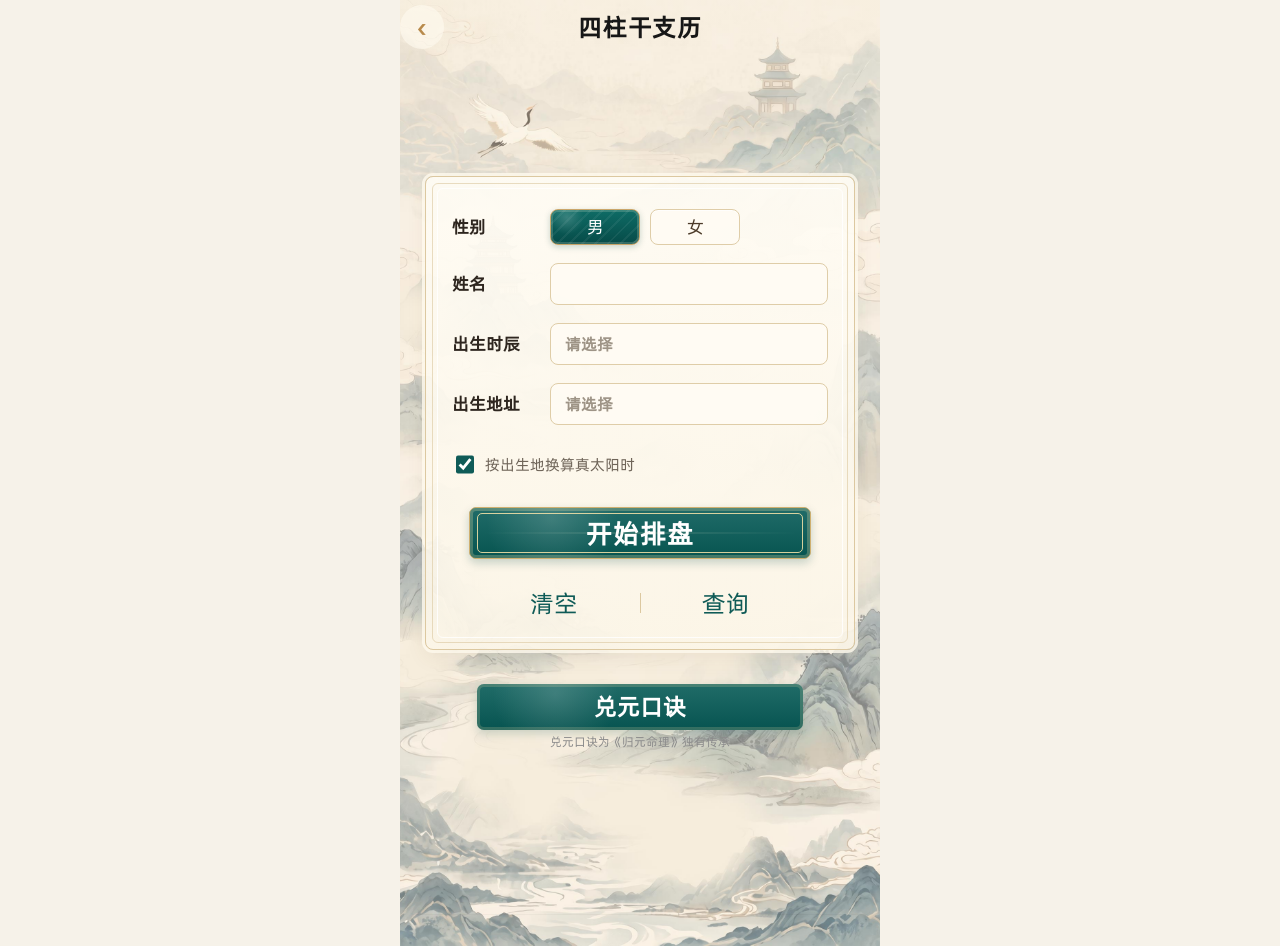
<file: bazi/index.html>
<!doctype html>
<html lang="zh-CN">
  <head>
    <meta charset="utf-8" />
    <meta name="viewport" content="width=device-width, initial-scale=1, viewport-fit=cover" />
    <title>四柱干支历</title>
    <link rel="stylesheet" href="./styles.css" />
  </head>
  <body>
    <main class="phone">
      <header class="input-backbar">
        <button id="backToMainHome" class="input-back-button" type="button" aria-label="返回首页">‹</button>
        <h1>四柱干支历</h1>
        <span aria-hidden="true"></span>
      </header>
      <header class="topbar">
        <button id="backToInput" class="icon-button" type="button" aria-label="返回">‹</button>
        <h1>四柱干支历</h1>
        <button id="toggleEdit" class="text-button" type="button" aria-hidden="true"></button>
      </header>

      <section id="editPanel" class="card edit-card open">
        <form id="chartForm" class="form">
          <section class="entry-panel">
            <div class="entry-row gender-row">
              <span>性别</span>
              <div class="gender-choice" role="radiogroup" aria-label="性别">
                <button class="gender-card active" type="button" data-gender="男" aria-pressed="true">
                  <span>男</span>
                </button>
                <button class="gender-card" type="button" data-gender="女" aria-pressed="false">
                  <span>女</span>
                </button>
              </div>
            </div>
            <input id="gender" type="hidden" value="男" />

            <label class="entry-row">
              <span class="name-label">姓名</span>
              <input id="personName" type="text" value="" />
            </label>

            <label class="entry-row">
              <span>出生时辰</span>
              <button id="openTimePicker" class="entry-value" type="button">请选择</button>
              <input id="birthDate" type="hidden" required />
              <input id="birthTime" type="hidden" required />
            </label>

            <label class="entry-row">
              <span>出生地址</span>
              <button id="openPlacePicker" class="entry-value" type="button">请选择</button>
              <select id="birthProvince" class="sr-only"></select>
              <select id="birthCity" class="sr-only"></select>
            </label>

            <label class="check-row true-solar-row">
              <input id="useTrueSolar" type="checkbox" checked />
              <span>按出生地换算真太阳时</span>
            </label>

            <button class="submit-button" type="submit">开始排盘</button>
            <p id="errorText" class="error" role="alert"></p>
            <nav class="home-tabbar" aria-label="首页菜单">
              <button id="clearHomeForm" type="button">清空</button>
              <button id="openQueryHome" type="button">查询</button>
            </nav>
          </section>
        </form>
        <div class="input-duiyuan-panel">
          <button id="duiyuanButton" class="duiyuan-button home-duiyuan-button" type="button">兑元口诀</button>
          <p class="duiyuan-note home-duiyuan-note">兑元口诀为《归元命理》独有传承</p>
        </div>
      </section>

      <section id="timePicker" class="picker-layer hidden" aria-modal="true">
        <div class="picker-panel">
          <div class="picker-head">
            <h2>设置日期和时间</h2>
            <div class="calendar-toggle">
              <button class="active" type="button" data-calendar="solar">公历</button>
              <button type="button" data-calendar="lunar">农历</button>
            </div>
          </div>
          <label class="manual-time-field">
            <span>手动输入</span>
            <input id="manualDateTime" type="text" inputmode="numeric" placeholder="1000-01-01 00:00" />
          </label>
          <div class="date-wheel">
            <select id="pickYear"></select>
            <span>-</span>
            <select id="pickMonth"></select>
            <span>-</span>
            <select id="pickDay"></select>
          </div>
          <div class="time-wheel">
            <select id="pickHour"></select>
            <span>:</span>
            <select id="pickMinute"></select>
          </div>
          <div class="picker-actions">
            <button id="clearTimePicker" type="button">清空</button>
            <button id="cancelTimePicker" type="button">取消</button>
            <button id="confirmTimePicker" type="button">确定</button>
          </div>
        </div>
      </section>

      <section id="placePicker" class="picker-layer hidden" aria-modal="true">
        <div class="picker-panel place-panel">
          <div class="picker-head">
            <h2>选择出生故里</h2>
          </div>
          <div class="place-wheel">
            <select id="pickProvince"></select>
            <select id="pickCity"></select>
          </div>
          <div class="picker-actions">
            <button id="cancelPlacePicker" type="button">取消</button>
            <button id="confirmPlacePicker" type="button">确定</button>
          </div>
        </div>
      </section>

      <div id="resultArea" class="result-area hidden">
      <section class="card profile-card">
        <div class="profile-line">
          <span>姓名：<b id="showName">--</b></span>
          <span>性别：<b id="showGender">--</b></span>
        </div>
        <p>出生地点：<b id="showPlace">--</b></p>
        <p>出生时间（公历）：<b id="showSolar">--</b></p>
        <p>出生时间（农历）：<b id="showLunar">--</b></p>
        <p>出生时辰：<b id="showHour">--</b></p>
        <p id="trueSolarLine" class="hidden">真太阳时：<b id="showTrueSolar">--</b></p>
        <p id="solarCalcLine" class="hidden">换算说明：<b id="showSolarCalc">--</b></p>
      </section>

      <section class="card chart-card">
        <div class="chart-grid" id="baziGrid"></div>
      </section>

      <section class="card compact-card">
        <h2>格局</h2>
        <strong id="patternText">--</strong>
        <span id="patternHint">所有格局均由《归元命理》体系得出</span>
      </section>

      <section class="card fortune-card">
        <div class="fortune-summary" id="fortuneSummary">--</div>
        <div class="fortune-window">
          <div class="fortune-tier">
            <div class="fortune-section-title">大运</div>
            <div class="timeline-scroll">
              <div class="timeline-row" id="luckStrip"></div>
            </div>
          </div>
          <div class="fortune-tier">
            <div class="fortune-section-title">流年</div>
            <div class="timeline-scroll">
              <div class="timeline-row" id="yearStrip"></div>
            </div>
          </div>
          <div class="fortune-tier">
            <div class="fortune-section-title">流月</div>
            <div class="timeline-scroll">
              <div class="timeline-row" id="monthStrip"></div>
            </div>
          </div>
          <div class="fortune-tier">
            <div class="fortune-section-title">流日</div>
            <div class="timeline-scroll">
              <div class="timeline-row yearly-row" id="dayStrip"></div>
            </div>
          </div>
        </div>
      </section>
      <section id="duiyuanApplyCard" class="card duiyuan-apply-card hidden">
        <button id="toggleDuiyuanApply" class="duiyuan-apply-head" type="button">
          <span>兑元</span>
          <b>详情</b>
        </button>
        <div id="duiyuanApplyBody" class="duiyuan-apply-body hidden"></div>
      </section>
      <nav class="archive-query-bar" aria-label="存档查询">
        <button id="archiveChart" type="button">存档</button>
        <button id="openQueryPage" type="button">查询</button>
      </nav>
      </div>

      <section id="queryPage" class="query-page hidden" aria-label="查询存档">
        <div class="query-backbar">
          <button id="closeQueryPage" type="button" aria-label="返回">‹</button>
          <h2>历史记录</h2>
          <span aria-hidden="true"></span>
        </div>
        <div class="query-head">
          <button id="toggleQuerySelect" type="button">选择</button>
          <label class="query-search">
            <span>搜索</span>
            <input id="querySearch" type="search" placeholder="搜索姓名 / 时间 / 地点" />
            <button id="clearQuerySearch" type="button" aria-label="清空搜索">×</button>
          </label>
          <button id="queryDeleteTop" type="button">删除</button>
        </div>
        <div id="queryList" class="query-list"></div>
      </section>

      <section id="duiyuanPage" class="duiyuan-page hidden" aria-label="兑元口诀">
        <header class="duiyuan-head">
          <button id="closeDuiyuanPage" type="button" aria-label="返回">‹</button>
          <h2>兑元口诀</h2>
        </header>
        <div class="duiyuan-circle" id="duiyuanCircle">
          <div class="duiyuan-center">
            <h3 id="duiyuanComboTitle">子丑合</h3>
            <p id="duiyuanComboText">子丑婚姻不自由，祖辈凶死小辈浊。</p>
          </div>
        </div>
        <div class="duiyuan-tabs" id="duiyuanTabs"></div>
        <section class="duiyuan-summary" id="duiyuanSummary"></section>
      </section>
    </main>

    <script src="../vendor/iztro.min.js"></script>
    <script src="./app.js"></script>
  </body>
</html>
</file>
<file: bazi/styles.css>
﻿@font-face {
  font-family: "AlibabaPuHuiTi";
  src:
    url("../fonts/AlibabaPuHuiTi-3-55-Regular.woff2") format("woff2"),
    url("../fonts/AlibabaPuHuiTi-3-55-Regular.ttf") format("truetype");
  font-weight: 400;
  font-style: normal;
  font-display: swap;
}

:root {
  color-scheme: light;
  --app-font: "AlibabaPuHuiTi", "Alibaba PuHuiTi 3.0", "Microsoft YaHei", "PingFang SC", sans-serif;
  --page: #f6f2e9;
  --card: #ffffff;
  --text: #171717;
  --muted: #9b9b9b;
  --line: #eeeeee;
  --gold: #b88a4b;
  --paper: #f8f0df;
  --deep-jade: #0f5b57;
  --pale-gold: #dcc8a0;
  --teal: #57b3c3;
  --danger: #b9302f;
  --wood: #24934f;
  --fire: #ed3217;
  --earth: #d89a00;
  --metal: #3f7fe8;
  --water: #155487;
  font-family: var(--app-font);
}

html {
  font-size: clamp(14px, 3.85vw, 16px);
  -webkit-text-size-adjust: 100%;
  text-size-adjust: 100%;
}

* {
  box-sizing: border-box;
}

body {
  margin: 0;
  background: var(--page);
  color: var(--text);
  font-family: var(--app-font);
}

button,
input,
select,
textarea {
  font: inherit;
}

.el-木 {
  color: var(--wood);
}

.el-火 {
  color: var(--fire);
}

.el-土 {
  color: var(--earth);
}

.el-金 {
  color: var(--metal);
}

.el-水 {
  color: var(--water);
}

.phone {
  position: relative;
  width: min(480px, 100%);
  min-height: 100vh;
  margin: 0 auto;
  padding: 0 10px 24px;
  background: var(--page);
  overflow: hidden;
}

body[data-page="input"] .phone {
  background: #f6f2e9 url("./assets/input-bg.jpg") center top / cover no-repeat;
}

.phone::before,
.phone::after {
  content: "";
  position: absolute;
  left: -10%;
  right: -10%;
  pointer-events: none;
  opacity: 0.42;
}

body[data-page="input"] .phone::before,
body[data-page="input"] .phone::after {
  display: none;
}

.phone::before {
  top: 58px;
  height: 190px;
  background:
    linear-gradient(9deg, transparent 0 53%, rgba(86, 138, 144, 0.34) 54% 57%, transparent 58%),
    linear-gradient(-12deg, transparent 0 48%, rgba(50, 103, 113, 0.24) 49% 52%, transparent 53%),
    radial-gradient(ellipse at 16% 76%, rgba(58, 112, 120, 0.35) 0 18%, transparent 19%),
    radial-gradient(ellipse at 50% 70%, rgba(77, 136, 145, 0.28) 0 24%, transparent 25%),
    radial-gradient(ellipse at 86% 78%, rgba(58, 117, 125, 0.33) 0 22%, transparent 23%),
    radial-gradient(ellipse at 72% 38%, rgba(184, 138, 75, 0.16) 0 4%, transparent 5%);
}

.phone::after {
  bottom: 60px;
  height: 132px;
  background:
    linear-gradient(-8deg, transparent 0 58%, rgba(70, 126, 133, 0.28) 59% 62%, transparent 63%),
    linear-gradient(14deg, transparent 0 55%, rgba(61, 113, 120, 0.22) 56% 59%, transparent 60%),
    radial-gradient(ellipse at 16% 105%, rgba(69, 125, 132, 0.34) 0 32%, transparent 33%),
    radial-gradient(ellipse at 52% 108%, rgba(82, 137, 142, 0.25) 0 38%, transparent 39%),
    radial-gradient(ellipse at 86% 104%, rgba(57, 109, 116, 0.32) 0 32%, transparent 33%);
}

.input-backbar {
  position: sticky;
  top: 0;
  z-index: 6;
  display: grid;
  grid-template-columns: 44px 1fr 44px;
  align-items: center;
  height: 54px;
  margin: 0 -10px 12px;
  background: rgba(248, 240, 224, 0.78);
  backdrop-filter: blur(2px);
}

body[data-page="input"] .input-backbar {
  background: linear-gradient(180deg, rgba(248, 240, 224, 0.5), rgba(248, 240, 224, 0));
  backdrop-filter: none;
}

.has-chart .input-backbar {
  display: none;
}

.input-back-button {
  width: 44px;
  height: 44px;
  border: 0;
  border-radius: 50%;
  background: rgba(255, 250, 240, 0.64);
  color: #b88a4b;
  padding: 0;
  cursor: pointer;
  font-size: 31px;
  font-weight: 300;
  line-height: 1;
}

.input-backbar h1 {
  margin: 0;
  text-align: center;
  font-size: 24px;
  font-weight: 700;
  letter-spacing: 0.04em;
}

.input-top-mark {
  justify-self: center;
  display: inline-grid;
  place-items: center;
  width: 24px;
  height: 24px;
  border: 1px solid #c99f5d;
  border-radius: 50%;
  color: #9f773b;
  font-size: 17px;
  line-height: 1;
}

.topbar {
  position: sticky;
  top: 0;
  z-index: 5;
  height: 68px;
  display: none;
  grid-template-columns: 52px 1fr 64px;
  align-items: center;
  background: #fff;
  margin: 0 -12px 12px;
  padding: 0 12px;
  border-bottom: 1px solid #f0f0f0;
}

.has-chart .topbar {
  display: grid;
}

.topbar h1 {
  margin: 0;
  text-align: center;
  font-size: 24px;
  font-weight: 500;
  letter-spacing: 0;
}

.icon-button,
.text-button {
  border: 0;
  background: transparent;
  color: var(--text);
  cursor: pointer;
}

.icon-button {
  width: 48px;
  height: 48px;
  font-size: 46px;
  line-height: 1;
}

.text-button {
  font-size: 18px;
}

#toggleEdit {
  pointer-events: none;
}

.card {
  position: relative;
  margin-bottom: 8px;
  padding: 16px 18px;
  background: var(--card);
  border-radius: 4px;
  box-shadow: 0 1px 0 rgba(0, 0, 0, 0.03);
  overflow: hidden;
}

.edit-card {
  display: none;
}

.edit-card.open {
  display: block;
}

.edit-card {
  min-height: calc(100vh - 52px);
  padding: 0;
  background: transparent;
  overflow: visible;
}

.edit-card::before {
  content: "鈱?;
  position: absolute;
  left: 16%;
  top: 92px;
  z-index: 0;
  color: rgba(7, 91, 87, 0.58);
  font-size: 42px;
  transform: rotate(-14deg);
}

.edit-card::after {
  content: "";
  position: absolute;
  right: 15%;
  top: 76px;
  z-index: 0;
  width: 54px;
  height: 74px;
  border-left: 8px solid rgba(38, 100, 103, 0.25);
  border-bottom: 8px solid rgba(38, 100, 103, 0.2);
  transform: skewX(-14deg);
  opacity: 0.8;
}

body[data-page="input"] .edit-card::before,
body[data-page="input"] .edit-card::after {
  display: none;
}

.form {
  display: grid;
  gap: 12px;
}

.entry-panel {
  position: relative;
  z-index: 1;
  display: grid;
  gap: 18px;
  width: min(430px, calc(100% - 14px));
  margin: clamp(82px, 13vh, 110px) auto 0;
  padding: 32px 26px 24px;
  border: 1px solid var(--pale-gold);
  border-radius: 8px;
  background:
    linear-gradient(180deg, rgba(255, 252, 244, 0.94), rgba(252, 246, 232, 0.92)),
    repeating-linear-gradient(90deg, rgba(220, 200, 160, 0.08) 0 1px, transparent 1px 12px);
  box-shadow: 0 0 0 3px rgba(255, 250, 238, 0.8), 0 8px 20px rgba(112, 84, 45, 0.08);
}

.entry-panel::before,
.entry-panel::after {
  content: "";
  position: absolute;
  inset: 6px;
  border: 1px solid rgba(220, 200, 160, 0.62);
  border-radius: 6px;
  pointer-events: none;
}

.entry-panel::after {
  inset: 11px;
  border-color: rgba(255, 255, 255, 0.82);
}

.gender-choice {
  width: min(190px, 100%);
  margin: 0;
  display: grid;
  grid-template-columns: 1fr 1fr;
  gap: 10px;
}

.gender-card {
  display: grid;
  place-items: center;
  min-height: 36px;
  padding: 0;
  border: 1px solid #dfcda8;
  border-radius: 8px;
  background: rgba(255, 252, 244, 0.82);
  color: #4c3b29;
  font-size: 17px;
  font-weight: 400;
  box-shadow: inset 0 1px 0 rgba(255, 255, 255, 0.76);
}

.gender-card.active {
  border-color: #caa66a;
  background:
    radial-gradient(circle at 18% 22%, rgba(255, 255, 255, 0.18), transparent 22%),
    repeating-linear-gradient(135deg, rgba(255,255,255,0.06) 0 2px, transparent 2px 9px),
    linear-gradient(180deg, #0f6c66, #064b48);
  color: #fff;
  box-shadow: inset 0 0 0 2px rgba(255, 246, 220, 0.18), 0 2px 6px rgba(8, 72, 67, 0.22);
}

.entry-row {
  width: 100%;
  margin: 0 auto;
  display: grid;
  grid-template-columns: 84px 1fr;
  align-items: center;
  gap: 14px;
  color: #2e261f;
  font-size: 17px;
  font-weight: 700;
}

.entry-row > span {
  letter-spacing: 0;
  white-space: nowrap;
}

.entry-row > .name-label {
  letter-spacing: 0;
}

.entry-row input,
.entry-value {
  width: 100%;
  height: 40px;
  border: 1px solid #dfcda8;
  border-radius: 8px;
  background: rgba(255, 252, 244, 0.88);
  text-align: left;
  font-size: 16px;
  color: #4a4035;
}

.entry-row input {
  padding: 0 14px;
}

.entry-value {
  display: flex;
  align-items: center;
  justify-content: space-between;
  overflow: hidden;
  padding: 0 12px 0 14px;
  color: #9e9486;
  white-space: nowrap;
  text-overflow: ellipsis;
}

.entry-value::after {
  content: "鈥?;
  color: #9f773b;
  font-size: 27px;
  line-height: 1;
}

.true-solar-row {
  width: 100%;
  margin: 0;
  color: #6f6559;
  font-size: 15px;
}

.true-solar-row input {
  width: 19px;
  height: 19px;
  accent-color: var(--deep-jade);
}

.entry-panel .submit-button {
  position: relative;
  width: calc(100% - 34px);
  height: 52px;
  justify-self: center;
  margin-top: 4px;
  border: 1px solid #cfb070;
  border-radius: 7px;
  background:
    linear-gradient(180deg, rgba(255,255,255,0.1), rgba(0,0,0,0.08)),
    radial-gradient(circle at 24% 22%, rgba(255,255,255,0.16), transparent 25%),
    #075b57;
  color: #fff;
  font-size: 26px;
  font-weight: 700;
  letter-spacing: 0.04em;
  box-shadow: inset 0 0 0 3px rgba(246, 228, 171, 0.25), 0 4px 10px rgba(8, 78, 73, 0.22);
}

.entry-panel .submit-button::before {
  content: "";
  position: absolute;
  inset: 5px 7px;
  border: 1px solid rgba(247, 228, 168, 0.86);
  border-radius: 5px;
  pointer-events: none;
}

.entry-panel .submit-button::after {
  content: "";
  position: absolute;
  left: 13px;
  right: 13px;
  top: 50%;
  height: 1px;
  transform: translateY(-50%);
  background: linear-gradient(90deg, transparent, rgba(255, 247, 219, 0.28), transparent);
  pointer-events: none;
}

.entry-panel .error {
  width: min(340px, 100%);
  margin: -10px auto 0;
}

.entry-panel .error:empty {
  display: none;
}

.sr-only {
  position: absolute;
  width: 1px;
  height: 1px;
  padding: 0;
  margin: -1px;
  overflow: hidden;
  clip: rect(0, 0, 0, 0);
  white-space: nowrap;
  border: 0;
}

.picker-layer {
  position: fixed;
  inset: 0;
  z-index: 20;
  background: rgba(255, 255, 255, 0.12);
}

.picker-layer.hidden {
  display: none;
}

.picker-panel {
  position: fixed;
  transform: translate(-50%, -50%);
  max-height: calc(100vh - 24px);
  overflow-y: auto;
  padding: 18px 18px 16px;
  border: 1px solid #e6e6e6;
  border-radius: 8px;
  background: #fff;
  box-shadow: 0 8px 24px rgba(0, 0, 0, 0.13);
  pointer-events: auto;
  font-weight: 400;
}

.picker-head {
  display: flex;
  align-items: center;
  justify-content: space-between;
  gap: 12px;
  margin-bottom: 18px;
}

.picker-head h2 {
  margin: 0;
  font-size: 24px;
  font-weight: 400;
}

.calendar-toggle {
  display: grid;
  grid-template-columns: 1fr 1fr;
  min-width: 104px;
  border: 2px solid var(--teal);
  border-radius: 6px;
  overflow: hidden;
}

.calendar-toggle button {
  min-height: 34px;
  padding: 0 10px;
  border: 0;
  border-radius: 0;
  color: #111;
  font-size: 16px;
  font-weight: 400;
}

.calendar-toggle button.active {
  background: var(--teal);
  color: #fff;
}

.manual-time-field {
  display: grid;
  grid-template-columns: 76px minmax(0, 1fr);
  align-items: center;
  gap: 10px;
  margin: 0 0 16px;
  color: #5a5a5a;
  font-size: 17px;
  font-weight: 400;
}

.manual-time-field input {
  width: 100%;
  height: 42px;
  padding: 0 12px;
  border: 1px solid rgba(201, 166, 91, 0.55);
  border-radius: 6px;
  background: rgba(255, 252, 242, 0.86);
  color: #202020;
  font-size: 18px;
  font-weight: 400;
}

.manual-time-field input:focus {
  border-color: var(--teal);
  outline: none;
  box-shadow: 0 0 0 2px rgba(0, 106, 103, 0.12);
}

.date-wheel,
.time-wheel,
.place-wheel {
  display: grid;
  align-items: center;
  gap: 8px;
  margin: 0 auto 16px;
}

.date-wheel {
  grid-template-columns: 1fr auto 1fr auto 1fr;
}

.time-wheel {
  width: min(220px, 100%);
  grid-template-columns: 1fr auto 1fr;
}

.place-wheel {
  grid-template-columns: 1fr 1fr;
}

.date-wheel select,
.time-wheel select,
.place-wheel select {
  height: 46px;
  border: 0;
  border-top: 1px solid #ededed;
  border-bottom: 1px solid #ededed;
  border-radius: 0;
  text-align: center;
  text-align-last: center;
  font-size: 20px;
  font-weight: 400;
}

.date-wheel span,
.time-wheel span {
  color: #8f8f8f;
  font-size: 20px;
  font-weight: 400;
}

.picker-actions {
  display: grid;
  grid-template-columns: 1fr 1fr 1fr;
  gap: 8px;
  margin-top: 12px;
}

.place-panel .picker-actions {
  grid-template-columns: 1fr 1fr;
}

.picker-actions button {
  border: 0;
  background: transparent;
  color: var(--teal);
  font-size: 18px;
  font-weight: 400;
}

.field-grid {
  display: grid;
  grid-template-columns: 1fr 1fr;
  gap: 10px;
}

label {
  display: grid;
  gap: 6px;
  color: #666;
  font-size: 13px;
}

input,
select,
button {
  min-height: 42px;
  border-radius: 4px;
  border: 1px solid #dcdcdc;
  background: #fff;
  color: var(--text);
  font: inherit;
  font-size: 16px;
  padding: 0 10px;
}

.check-row {
  display: flex;
  align-items: center;
  gap: 8px;
  min-height: 42px;
}

.check-row input {
  min-height: 18px;
  width: 18px;
}

.hidden {
  display: none;
}

.submit-button {
  border: 0;
  background: var(--gold);
  color: #fff;
  font-weight: 700;
}

.error {
  margin: 0;
  min-height: 18px;
  color: var(--danger);
  font-size: 13px;
}

.profile-card {
  min-height: 156px;
  padding-right: 18px;
  font-size: 19px;
  line-height: 1.7;
}

.profile-card p,
.profile-line {
  margin: 0;
}

.profile-line {
  display: grid;
  grid-template-columns: 1fr 1fr;
  gap: 12px;
}

.profile-card b {
  font-weight: 400;
}

#solarCalcLine {
  margin-top: 4px;
  color: #333;
  font-size: 16px;
  line-height: 1.55;
}

.chart-card {
  padding: 14px 18px 18px;
}

.chart-grid {
  position: relative;
  display: grid;
  grid-template-columns: 72px repeat(var(--pillar-count, 4), minmax(0, 1fr));
  row-gap: 10px;
  align-items: center;
  text-align: center;
}

.chart-grid::after {
  content: "";
  display: none;
  position: absolute;
  top: 0;
  bottom: 0;
  left: calc(72px + (100% - 72px) / var(--pillar-count, 4) * 4);
  width: 1px;
  background: var(--line);
}

.cols-5::after,
.cols-6::after,
.cols-7::after,
.cols-8::after {
  display: block;
}

.side-title {
  align-self: start;
  color: var(--gold);
  text-align: left;
  font-size: 22px;
  font-weight: 800;
}

.side-block {
  grid-row: span 3;
  align-self: stretch;
  display: grid;
  align-content: start;
  gap: 8px;
}

.small-score {
  text-align: left;
  color: #111;
  font-size: 16px;
  line-height: 1.82;
}

.pillar-label {
  min-width: 32px;
  min-height: 48px;
  display: inline-grid;
  place-items: center;
  margin: 0 auto;
  border: 1px solid var(--gold);
  border-radius: 5px;
  color: var(--gold);
  font-size: 16px;
  font-weight: 700;
  line-height: 1.05;
  writing-mode: vertical-rl;
  text-orientation: upright;
}

.big-char {
  font-size: clamp(34px, 10vw, 52px);
  font-weight: 800;
  line-height: 1;
}

.cols-5 .big-char {
  font-size: clamp(30px, 8.5vw, 46px);
}

.cols-6 .big-char {
  font-size: clamp(26px, 7.5vw, 40px);
}

.cols-7 .big-char,
.cols-8 .big-char {
  font-size: clamp(22px, 6.5vw, 34px);
}

.row-title {
  color: var(--gold);
  text-align: left;
  font-size: 22px;
  font-weight: 800;
}

.cell {
  min-width: 0;
  font-size: 19px;
  line-height: 1.25;
  word-break: keep-all;
}

.fortune-score-cell {
  grid-column: 2 / span 4;
  min-width: 0;
  display: flex;
  justify-content: space-between;
  gap: 10px;
  align-items: center;
  font-size: 19px;
  line-height: 1.25;
  word-break: keep-all;
}

.fortune-score-cell span {
  flex: 0 0 auto;
  white-space: nowrap;
}

.fortune-score-spacer {
  min-width: 0;
  min-height: 1.25em;
}

.nayin-vertical {
  display: grid;
  place-items: center;
  justify-self: stretch;
  align-self: center;
  writing-mode: vertical-rl;
  text-orientation: upright;
  white-space: normal;
  line-height: 1.05;
  text-align: center;
}

.cols-6 .cell,
.cols-7 .cell,
.cols-8 .cell {
  font-size: 16px;
}

.cols-6 .fortune-score-cell,
.cols-7 .fortune-score-cell,
.cols-8 .fortune-score-cell {
  gap: 7px;
  font-size: 16px;
}

.hidden-stem {
  display: inline-grid;
  grid-template-rows: auto auto;
  justify-items: center;
  min-width: 0.9em;
  margin: 0;
  line-height: 1.05;
  vertical-align: top;
}

.chart-grid:not(.cols-5):not(.cols-6):not(.cols-7):not(.cols-8) .cell {
  white-space: nowrap;
}

.chart-grid:not(.cols-5):not(.cols-6):not(.cols-7):not(.cols-8) .hidden-stem {
  min-width: 0.86em;
  margin: 0 1px;
}

.hidden-vertical {
  display: inline-flex;
  flex-direction: column;
  justify-content: flex-start;
  align-items: center;
  gap: 1px;
  min-height: 68px;
}

.hidden-vertical .hidden-stem {
  display: inline-grid;
  grid-template-columns: auto auto;
  grid-template-rows: none;
  align-items: center;
  gap: 1px;
  min-width: 18px;
  margin: 0;
}

.hidden-stem small {
  margin-top: 2px;
  color: var(--muted);
  font-size: 13px;
  line-height: 1;
}

.hidden-vertical .hidden-stem small {
  margin-top: 0;
  margin-left: 1px;
  font-size: 12px;
}

.cols-6 .hidden-stem,
.cols-7 .hidden-stem,
.cols-8 .hidden-stem {
  min-width: 0.98em;
  margin: 0;
}

.cols-6 .hidden-stem small,
.cols-7 .hidden-stem small,
.cols-8 .hidden-stem small {
  font-size: 12px;
}

.remove-pillar {
  width: 22px;
  height: 22px;
  min-height: 22px;
  align-self: end;
  justify-self: center;
  margin-top: 2px;
  padding: 0;
  border: 1.5px solid var(--deep-jade);
  border-radius: 50%;
  background: transparent;
  color: var(--deep-jade);
  font-size: 16px;
  font-weight: 700;
  line-height: 1;
  cursor: pointer;
}

.compact-card {
  display: grid;
  grid-template-columns: 74px auto 1fr;
  align-items: center;
  gap: 12px;
}

.compact-card h2 {
  margin: 0;
  color: var(--gold);
  font-size: 25px;
}

.compact-card strong {
  font-size: 21px;
  font-weight: 700;
}

.compact-card span {
  color: var(--muted);
  font-size: 16px;
}

.fortune-card {
  padding: 0;
  overflow: hidden;
}

.duiyuan-apply-card {
  padding: 0;
}

.duiyuan-apply-head {
  width: 100%;
  min-height: 74px;
  display: grid;
  grid-template-columns: 1fr auto;
  align-items: center;
  padding: 0 18px;
  border: 0;
  background: #fff;
}

.duiyuan-apply-head span {
  color: var(--gold);
  text-align: left;
  font-size: 28px;
  font-weight: 800;
}

.duiyuan-apply-head b {
  color: var(--teal);
  font-size: 22px;
  font-weight: 500;
}

.duiyuan-apply-body {
  padding: 0 18px 18px;
}

.duiyuan-apply-section {
  padding: 6px 0 0;
}

.duiyuan-apply-section.separated {
  margin-top: 14px;
  padding-top: 18px;
  border-top: 1px solid var(--gold);
}

.duiyuan-apply-row {
  display: grid;
  grid-template-columns: 1fr;
  gap: 8px;
  align-items: start;
  margin-bottom: 18px;
}

.duiyuan-apply-row.combo {
  margin-bottom: 12px;
}

.duiyuan-apply-tag {
  min-height: 34px;
  display: inline-grid;
  place-items: center;
  justify-self: start;
  padding: 2px 8px;
  border: 1px solid var(--gold);
  border-radius: 4px;
  color: var(--gold);
  font-size: 17px;
  line-height: 1.15;
  white-space: nowrap;
}

.duiyuan-apply-text {
  width: 100%;
  display: grid;
  grid-template-columns: 1fr;
  justify-items: center;
  text-align: center;
  column-gap: 0;
  row-gap: 4px;
  color: #050505;
  font-size: 18px;
  line-height: 1.34;
}

.duiyuan-apply-text p {
  width: 100%;
  margin: 0;
  text-align: center;
}

.fortune-summary {
  padding: 12px 14px;
  border-bottom: 1px solid var(--line);
  font-size: 17px;
  line-height: 1.55;
}

.fortune-section-title {
  padding: 8px 14px 5px;
  color: var(--gold);
  font-size: 21px;
  font-weight: 800;
  writing-mode: horizontal-tb;
  text-orientation: mixed;
}

.fortune-window {
  max-height: 374px;
  overflow-y: auto;
  overscroll-behavior-y: contain;
  -webkit-overflow-scrolling: touch;
  margin: 0 10px 12px;
  border: 1px solid #dedede;
  border-radius: 4px;
  background: #fbfbfb;
}

.fortune-tier {
  min-height: 186px;
  display: block;
}

.timeline-scroll {
  min-width: 0;
  overflow-x: auto;
  overscroll-behavior-x: contain;
  -webkit-overflow-scrolling: touch;
}

.timeline-row {
  min-width: max-content;
  display: grid;
  grid-auto-flow: column;
  grid-auto-columns: 58px;
  border-top: 1px solid var(--line);
  border-bottom: 1px solid var(--line);
}

.yearly-row {
  border-bottom: 0;
}

.timeline-item {
  position: relative;
  min-height: 148px;
  padding: 6px 4px 8px;
  border: 0;
  border-right: 1px solid var(--line);
  border-radius: 0;
  background: #fff;
  color: var(--text);
  text-align: center;
  cursor: pointer;
}

.timeline-item.active {
  background: linear-gradient(180deg, #18c86f 0%, #18c86f 48%, #46d38c 100%);
  color: #fff;
}

.timeline-item.active .timeline-top,
.timeline-item.active .timeline-ganzhi span {
  color: #fff;
}

.timeline-top {
  min-height: 36px;
  color: #888;
  font-size: 14px;
  line-height: 1.35;
}

.timeline-ganzhi {
  display: grid;
  gap: 6px;
  justify-items: center;
  margin-top: 4px;
  font-size: 30px;
  line-height: 1;
}

.archive-query-bar {
  height: 48px;
  display: grid;
  grid-template-columns: 1fr 1fr;
  align-items: center;
  margin: 8px -12px 0;
  border-top: 1px solid #d8d8d8;
  border-bottom: 1px solid #e6e6e6;
  background: #fff;
}

.home-tabbar {
  position: relative;
  z-index: 1;
  width: calc(100% - 34px);
  min-height: 48px;
  display: grid;
  grid-template-columns: 1fr 1px 1fr;
  justify-self: center;
  align-items: center;
  margin: 2px 0 -2px;
  padding: 0;
  border-top: 0;
  background: transparent;
  backdrop-filter: none;
}

body:not([data-page="input"]) .home-tabbar {
  display: none;
}

.home-tabbar button {
  min-height: 48px;
  border: 0;
  border-radius: 0;
  background: transparent;
  color: var(--deep-jade);
  font-size: 24px;
  font-weight: 400;
}

.home-tabbar::before {
  content: "";
  align-self: center;
  width: 1px;
  height: 20px;
  background: #dcc8a0;
  grid-column: 2;
  grid-row: 1;
}

.archive-query-bar button {
  min-height: 48px;
  border: 0;
  border-radius: 0;
  background: #fff;
  color: #222;
  font-size: 20px;
  font-weight: 400;
}

body[data-page="chart"] .phone {
  padding: 0 10px 18px;
  background:
    linear-gradient(180deg, rgba(249, 243, 230, 0.58), rgba(249, 243, 230, 0.5) 42%, rgba(249, 243, 230, 0.22)),
    url("./assets/card-bg.jpg") right bottom / 100% auto no-repeat,
    url("./assets/input-bg.jpg") center top / cover no-repeat;
}

body[data-page="chart"] .phone::before,
body[data-page="chart"] .phone::after {
  display: none;
}

body[data-page="chart"] .topbar {
  height: 52px;
  margin: 0 -10px 10px;
  padding: 0 10px;
  border-bottom: 0;
  background: rgba(249, 243, 230, 0.72);
  backdrop-filter: blur(2px);
}

body[data-page="chart"] .topbar h1 {
  color: #211b13;
  font-size: 24px;
  font-weight: 700;
}

body[data-page="chart"] .icon-button {
  color: #2b2118;
  font-size: 38px;
}

body[data-page="chart"] .result-area {
  display: grid;
  gap: 10px;
  padding-bottom: 8px;
}

body[data-page="chart"] .card {
  position: relative;
  margin: 0 0 2px;
  border: 1px solid rgba(207, 176, 112, 0.78);
  border-radius: 9px;
  background:
    linear-gradient(180deg, rgba(255, 252, 244, 0.72), rgba(250, 243, 226, 0.6)),
    url("./assets/card-bg.jpg") right bottom / 100% auto no-repeat,
    repeating-linear-gradient(90deg, rgba(220, 200, 160, 0.07) 0 1px, transparent 1px 12px);
  box-shadow:
    inset 0 0 0 2px rgba(255, 250, 238, 0.82),
    0 3px 10px rgba(118, 88, 45, 0.12);
}

body[data-page="chart"] .card:not(.profile-card) > * {
  position: relative;
  z-index: 1;
}

body[data-page="chart"] .profile-card {
  position: relative;
  min-height: 0;
  padding: 18px 22px 18px;
  border-color: rgba(213, 187, 126, 0.85);
  background:
    radial-gradient(circle at 86% 78%, rgba(232, 214, 152, 0.1), transparent 18%),
    radial-gradient(circle at 18% 12%, rgba(255, 255, 255, 0.13), transparent 20%),
    radial-gradient(ellipse at 66% 40%, rgba(255, 255, 255, 0.06), transparent 28%),
    repeating-linear-gradient(135deg, rgba(255, 255, 255, 0.035) 0 2px, transparent 2px 12px),
    linear-gradient(180deg, #0f6663, #064844);
  color: #fffaf0;
  font-size: 17px;
  line-height: 1.78;
  box-shadow:
    inset 0 0 0 1px rgba(255, 246, 206, 0.48),
    inset 0 0 0 4px rgba(237, 211, 146, 0.13),
    0 5px 14px rgba(8, 55, 52, 0.18);
}

body[data-page="chart"] .profile-card::before,
body[data-page="chart"] .profile-card::after {
  content: "";
  position: absolute;
  pointer-events: none;
}

body[data-page="chart"] .profile-card::before {
  inset: 0;
  border: 1px solid rgba(238, 214, 151, 0.42);
  border-radius: 9px;
  background:
    repeating-linear-gradient(90deg, rgba(255, 255, 255, 0.018) 0 1px, transparent 1px 44px),
    repeating-linear-gradient(0deg, rgba(255, 255, 255, 0.014) 0 1px, transparent 1px 44px),
    url("data:image/svg+xml,%3Csvg xmlns='http://www.w3.org/2000/svg' width='132' height='132' viewBox='0 0 132 132'%3E%3Cdefs%3E%3Cpattern id='p' width='132' height='132' patternUnits='userSpaceOnUse' patternTransform='translate(-66 -28)'%3E%3Cg transform='translate(66 66) rotate(45)' fill='none' stroke='%2344655b' stroke-linecap='square' stroke-linejoin='miter'%3E%3Cpath d='M-66 -66H66V66H-66Z' stroke-width='1.65' stroke-opacity='.42'/%3E%3Cpath d='M-45 -45H45V45H-45Z' stroke-width='1.65' stroke-opacity='.46'/%3E%3Cpath d='M-45 -45H-13V-31H-31V-13H-13V1H-45Z' stroke-width='1.65' stroke-opacity='.56'/%3E%3Cpath d='M45 -45V-13H31V-31H13V-13H-1V-45Z' stroke-width='1.65' stroke-opacity='.56'/%3E%3Cpath d='M45 45H13V31H31V13H13V-1H45Z' stroke-width='1.65' stroke-opacity='.56'/%3E%3Cpath d='M-45 45V13H-31V31H-13V13H1V45Z' stroke-width='1.65' stroke-opacity='.56'/%3E%3Cpath d='M-66 0H-45M45 0H66M0 -66V-45M0 45V66' stroke-width='1.05' stroke-opacity='.34'/%3E%3C/g%3E%3C/pattern%3E%3C/defs%3E%3Crect width='132' height='132' fill='url(%23p)'/%3E%3C/svg%3E") 0 0 / 66px 66px repeat;
  mix-blend-mode: screen;
  opacity: 0.72;
}

body[data-page="chart"] .profile-card::after {
  inset: 0;
  border-radius: 9px;
  background:
    radial-gradient(circle at 50% 50%, transparent 55%, rgba(0, 0, 0, 0.16) 100%),
    url("data:image/svg+xml,%3Csvg xmlns='http://www.w3.org/2000/svg' width='140' height='140' viewBox='0 0 140 140'%3E%3Cfilter id='n'%3E%3CfeTurbulence type='fractalNoise' baseFrequency='.85' numOctaves='3' stitchTiles='stitch'/%3E%3C/filter%3E%3Crect width='140' height='140' filter='url(%23n)' opacity='.28'/%3E%3C/svg%3E"),
    linear-gradient(180deg, rgba(255, 255, 255, 0.08), transparent 32%, rgba(0, 0, 0, 0.04));
  opacity: 0.34;
  mix-blend-mode: soft-light;
}

body[data-page="chart"] .profile-card > * {
  position: relative;
  z-index: 1;
}

body[data-page="chart"] .profile-card p,
body[data-page="chart"] .profile-line,
body[data-page="chart"] #solarCalcLine {
  color: #fffaf0;
}

body[data-page="chart"] .profile-card b {
  color: #fff;
}

body[data-page="chart"] .chart-card {
  padding: 14px 16px 16px;
}

body[data-page="chart"] .chart-grid {
  row-gap: 9px;
}

body[data-page="chart"] .pillar-label {
  min-width: 32px;
  min-height: 52px;
  border-color: rgba(207, 176, 112, 0.75);
  border-radius: 6px;
  background: rgba(255, 248, 232, 0.82);
  color: #b57928;
  font-size: 17px;
  font-weight: 700;
  writing-mode: vertical-rl;
  text-orientation: upright;
}

body[data-page="chart"] .side-title,
body[data-page="chart"] .row-title,
body[data-page="chart"] .compact-card h2,
body[data-page="chart"] .fortune-section-title,
body[data-page="chart"] .duiyuan-apply-head span {
  color: #b57928;
}

body[data-page="chart"] .big-char {
  text-shadow: 0 1px 0 rgba(255, 255, 255, 0.7);
}

body[data-page="chart"] .compact-card {
  padding: 16px 18px;
}

body[data-page="chart"] .compact-card h2 {
  font-size: 24px;
  font-weight: 800;
}

body[data-page="chart"] .compact-card strong {
  color: #2b2118;
  font-size: 20px;
  font-weight: 700;
}

body[data-page="chart"] .compact-card span {
  color: #5c5347;
  font-size: 16px;
  line-height: 1.55;
}

body[data-page="chart"] .fortune-card {
  padding: 0 0 12px;
}

body[data-page="chart"] .fortune-summary {
  border-bottom-color: rgba(207, 176, 112, 0.48);
  color: #47392c;
  font-size: 17px;
  font-weight: 500;
}

body[data-page="chart"] .fortune-window {
  max-height: 374px;
  margin: 0 12px;
  border-color: rgba(207, 176, 112, 0.55);
  border-radius: 7px;
  background: rgba(255, 251, 240, 0.78);
}

body[data-page="chart"] .timeline-row {
  border-color: rgba(207, 176, 112, 0.45);
}

body[data-page="chart"] .timeline-item {
  border-right-color: rgba(207, 176, 112, 0.4);
  background: rgba(255, 252, 244, 0.9);
}

body[data-page="chart"] .timeline-top {
  color: #6b6157;
  font-size: 14px;
  font-weight: 500;
}

body[data-page="chart"] .timeline-ganzhi {
  font-size: 30px;
  font-weight: 800;
}

body[data-page="chart"] .duiyuan-apply-text {
  color: #2b2118;
}

body[data-page="chart"] .duiyuan-apply-tag {
  font-weight: 400;
}

body[data-page="chart"] .timeline-item.active {
  background: linear-gradient(180deg, #0f6c66 0%, #0f6c66 48%, #3f8985 100%);
  color: #fff;
}

body[data-page="chart"] .duiyuan-apply-head {
  border-radius: 9px;
  background: transparent;
}

body[data-page="chart"] .duiyuan-apply-head b {
  color: #0f5b57;
}

body[data-page="chart"] .archive-query-bar {
  position: relative;
  width: calc(100% - 34px);
  min-height: 48px;
  height: auto;
  grid-template-columns: 1fr 1px 1fr;
  justify-self: center;
  gap: 0;
  margin: 0;
  padding: 0;
  border: 0;
  background: transparent;
}

body[data-page="chart"] .archive-query-bar::before {
  content: "";
  align-self: center;
  width: 1px;
  height: 20px;
  background: #dcc8a0;
  grid-column: 2;
  grid-row: 1;
}

body[data-page="chart"] .archive-query-bar button {
  min-height: 48px;
  border: 0;
  border-radius: 0;
  background: transparent;
  color: var(--deep-jade);
  font-size: 24px;
  font-weight: 400;
  box-shadow: none;
}

.query-page {
  position: fixed;
  inset: 0;
  z-index: 40;
  width: min(480px, 100%);
  margin: 0 auto;
  display: grid;
  grid-template-rows: 52px 58px minmax(0, 1fr);
  background:
    linear-gradient(180deg, rgba(249, 243, 230, 0.72), rgba(249, 243, 230, 0.56)),
    url("./assets/input-bg.jpg") center top / cover no-repeat;
  overflow: hidden;
}

.query-page.hidden {
  display: none;
}

.query-backbar {
  position: relative;
  z-index: 3;
  height: 52px;
  display: grid;
  grid-template-columns: 48px 1fr 48px;
  align-items: center;
  background: rgba(249, 243, 230, 0.72);
  border-bottom: 0;
  backdrop-filter: blur(2px);
}

.query-backbar button {
  width: 48px;
  height: 44px;
  min-height: 44px;
  padding: 0 0 2px;
  border: 0;
  background: transparent;
  color: #7b5d33;
  font-size: 32px;
  line-height: 1;
}

.query-backbar h2 {
  margin: 0;
  color: #211b13;
  text-align: center;
  font-size: 24px;
  font-weight: 700;
}

#queryDeleteTop {
  width: auto;
  justify-self: end;
  min-height: 34px;
  padding: 0;
  border: 0;
  background: transparent;
  color: #2b2118;
  font-size: 18px;
  font-weight: 400;
  text-align: right;
}

.query-head {
  position: relative;
  z-index: 2;
  height: 58px;
  display: grid;
  grid-template-columns: 56px minmax(0, 1fr) 44px;
  gap: 8px;
  align-items: center;
  padding: 0 16px;
  background: transparent;
}

.query-head > button {
  min-height: 34px;
  padding: 0;
  border: 0;
  background: transparent;
  color: #2b2118;
  text-align: left;
  font-size: 18px;
  font-weight: 400;
}

.query-search {
  position: relative;
  display: block;
  width: 100%;
  color: transparent;
  font-size: 0;
}

.query-search input {
  width: 100%;
  min-height: 39px;
  height: 39px;
  padding: 0 34px 0 14px;
  border: 1px solid rgba(207, 176, 112, 0.62);
  border-radius: 8px;
  background: rgba(255, 250, 238, 0.88);
  color: #5d4a36;
  font-size: 16px;
  font-weight: 400;
  box-shadow: inset 0 1px 0 rgba(255, 255, 255, 0.68);
}

.query-search::before {
  content: none;
}

.query-search::after {
  content: none;
}

#clearQuerySearch {
  position: absolute;
  right: 8px;
  top: 50%;
  width: 20px;
  height: 20px;
  min-height: 20px;
  padding: 0;
  transform: translateY(-50%);
  border: 0;
  border-radius: 50%;
  background: #b6b6b6;
  color: #fff;
  font-size: 14px;
  line-height: 1;
}

.query-list {
  display: grid;
  align-content: start;
  gap: 8px;
  min-height: 0;
  margin: 0 10px;
  padding: 8px 0 42px;
  overflow-y: auto;
  overscroll-behavior-y: contain;
  -webkit-overflow-scrolling: touch;
  background: transparent;
}

.query-item {
  position: relative;
  min-height: 86px;
  display: grid;
  grid-template-columns: minmax(122px, 1fr) minmax(126px, 0.95fr) 16px;
  align-items: center;
  gap: 4px;
  padding: 10px 10px 10px 12px;
  border: 1px solid rgba(207, 176, 112, 0.68);
  border-radius: 8px;
  background:
    linear-gradient(180deg, rgba(255, 252, 244, 0.88), rgba(250, 243, 226, 0.8)),
    url("./assets/card-bg.jpg") right bottom / 100% auto no-repeat;
  box-shadow: 0 1px 4px rgba(122, 86, 35, 0.15);
  transition: padding-left 0.16s ease;
}

.query-page.selecting .query-item {
  padding-left: 12px;
}

.query-check {
  position: absolute;
  left: 10px;
  top: 50%;
  width: 20px;
  height: 20px;
  min-height: 20px;
  padding: 0;
  transform: translateY(-50%);
  border: 1px solid #c9c9c9;
  border-radius: 50%;
  background: #fff;
  opacity: 0;
  pointer-events: none;
}

.query-page.selecting .query-check {
  opacity: 1;
}

.query-item.selected .query-check {
  border-color: var(--deep-jade);
  background: var(--deep-jade);
}

.query-item.selected .query-check::after {
  content: "";
  position: absolute;
  left: 6px;
  top: 3px;
  width: 5px;
  height: 10px;
  border-right: 2px solid #fff;
  border-bottom: 2px solid #fff;
  transform: rotate(45deg);
}

.query-item.temporary .query-check {
  opacity: 0.25;
}

.query-record-info {
  display: grid;
  gap: 6px;
  min-width: 0;
}

.query-page.selecting .query-record-info {
  padding-left: 30px;
}

.query-name-line {
  display: flex;
  align-items: center;
  gap: 8px;
  min-width: 0;
}

.query-name-line strong {
  color: #111;
  font-size: 20px;
  font-weight: 700;
  letter-spacing: 0.04em;
  overflow: hidden;
  text-overflow: ellipsis;
  white-space: nowrap;
}

.query-sex {
  display: inline-grid;
  place-items: center;
  min-width: 24px;
  height: 18px;
  border-radius: 9px;
  background: #a7bdc1;
  color: #fff;
  font-size: 12px;
  font-weight: 400;
}

.query-sex.female {
  background: #d9aaa5;
}

.query-time,
.query-place {
  color: #594532;
  font-size: 14px;
  line-height: 1.25;
  overflow: hidden;
  text-overflow: ellipsis;
  white-space: nowrap;
}

.query-pillars-card {
  display: grid;
  gap: 0;
  min-width: 0;
}

.query-pillar-labels {
  display: none;
}

.query-pillars {
  display: grid;
  grid-template-columns: repeat(4, minmax(22px, 1fr));
  gap: 1px;
  justify-items: center;
  color: #111;
  font-size: 22px;
  font-weight: 400;
  letter-spacing: 0;
  line-height: 1.08;
}

.query-pillars span {
  display: grid;
  gap: 1px;
  justify-items: center;
}

.query-pillars b {
  font-weight: 400;
}

.query-arrow {
  justify-self: end;
  color: #7b5d33;
  font-size: 30px;
  line-height: 1;
}

.query-empty {
  margin: 44px 0;
  color: #999;
  text-align: center;
  font-size: 16px;
}

.duiyuan-button {
  position: relative;
  z-index: 4;
  width: min(326px, calc(100% - 54px));
  height: 46px;
  min-height: 46px;
  justify-self: center;
  align-self: end;
  border: 0;
  border-radius: 7px;
  background:
    linear-gradient(180deg, rgba(255,255,255,0.1), rgba(0,0,0,0.08)),
    radial-gradient(circle at 24% 22%, rgba(255,255,255,0.16), transparent 25%),
    #075b57;
  color: #fff;
  font-size: 23px;
  font-weight: 700;
  box-shadow: inset 0 0 0 3px rgba(246, 228, 171, 0.18), 0 4px 10px rgba(8, 78, 73, 0.18);
}

.duiyuan-note {
  position: relative;
  z-index: 4;
  width: min(326px, calc(100% - 54px));
  margin: 0;
  justify-self: center;
  color: #8c8c8c;
  text-align: center;
  font-size: 12px;
  line-height: 1;
  align-self: start;
}

.input-duiyuan-panel {
  position: relative;
  z-index: 1;
  display: grid;
  gap: 6px;
  justify-items: center;
  width: min(430px, calc(100% - 14px));
  margin: 34px auto 0;
}

.home-duiyuan-note {
  margin-top: 0;
}

.duiyuan-page {
  position: fixed;
  inset: 0;
  z-index: 50;
  width: min(480px, 100%);
  margin: 0 auto;
  overflow-y: auto;
  background:
    linear-gradient(180deg, rgba(249, 243, 230, 0.62), rgba(249, 243, 230, 0.44)),
    url("./assets/duiyuan-bg.jpg") center top / cover no-repeat;
  color: #050505;
  font-size: 1rem;
}

.duiyuan-page.hidden {
  display: none;
}

.duiyuan-head {
  position: sticky;
  top: 0;
  z-index: 3;
  height: 3.25rem;
  display: grid;
  grid-template-columns: 3rem 1fr 3rem;
  align-items: center;
  background: rgba(249, 243, 230, 0.52);
  color: #211b13;
  backdrop-filter: blur(2px);
}

.duiyuan-head::after {
  content: none;
}

.duiyuan-head button {
  width: 2.75rem;
  height: 2.75rem;
  min-height: 2.75rem;
  border: 0;
  background: transparent;
  color: #9f773b;
  font-size: 2.125rem;
  line-height: 1;
  padding: 0 0 3px;
}

.duiyuan-head h2 {
  margin: 0;
  text-align: center;
  font-size: 1.5rem;
  font-weight: 700;
}

.duiyuan-circle {
  position: relative;
  width: min(25.25rem, calc(100vw - 0.875rem));
  height: min(25.25rem, calc(100vw - 0.875rem));
  margin: 0.25rem auto 0.375rem;
}

.duiyuan-center {
  position: absolute;
  z-index: 2;
  left: 50%;
  top: 48%;
  width: 54%;
  transform: translate(-50%, -50%);
  text-align: center;
}

.duiyuan-center h3 {
  margin: 0 0 0.625rem;
  color: var(--deep-jade);
  font-size: clamp(1.22rem, 5vw, 1.45rem);
  font-weight: 800;
  line-height: 1.12;
  white-space: nowrap;
}

.duiyuan-center p {
  margin: 0;
  color: #5c5347;
  font-size: clamp(1.12rem, 4.55vw, 1.42rem);
  line-height: 1.42;
  word-break: keep-all;
  overflow-wrap: normal;
}

.duiyuan-ring-line {
  position: absolute;
  left: 50%;
  top: 50%;
  z-index: 0;
  width: 82%;
  height: 82%;
  transform: translate(-50%, -50%);
  border: 1px solid rgba(207, 176, 112, 0.42);
  border-radius: 50%;
}

.duiyuan-branch {
  position: absolute;
  z-index: 1;
  width: 3.125rem;
  height: 3.125rem;
  min-height: 3.125rem;
  padding: 0 0 0.1875rem;
  transform: translate(-50%, -50%);
  border: 1px solid rgba(207, 176, 112, 0.72);
  border-radius: 50%;
  background: rgba(255, 250, 238, 0.88);
  color: #2b2118;
  font-size: 1.75rem;
  line-height: 1;
  box-shadow: 0 2px 8px rgba(118, 88, 45, 0.12), inset 0 1px 0 rgba(255,255,255,0.65);
}

.duiyuan-branch.related,
.duiyuan-branch.active {
  border-color: var(--deep-jade);
  background: var(--deep-jade);
  color: #fff;
}

.duiyuan-tabs {
  display: grid;
  grid-template-columns: repeat(7, 1fr);
  gap: 1px;
  margin: 0.5rem 0.625rem 0.625rem;
  padding: 0;
  border: 1px solid rgba(207, 176, 112, 0.48);
  border-radius: 0.4375rem;
  overflow: hidden;
  background: rgba(207, 176, 112, 0.4);
}

.duiyuan-tabs button {
  min-width: 0;
  min-height: 5rem;
  padding: 0;
  border: 0;
  border-radius: 0;
  display: flex;
  align-items: center;
  justify-content: center;
  background: rgba(255, 250, 238, 0.88);
  color: #2b2118;
  font-size: 1.6875rem;
  line-height: 1;
  writing-mode: vertical-rl;
  text-orientation: upright;
}

.duiyuan-tabs button.active {
  background: var(--deep-jade);
  color: #fff;
}

.duiyuan-summary {
  min-height: 14.75rem;
  display: block;
  margin: 0 1.375rem 1.75rem;
  padding: 1rem 0.875rem;
  border: 1px solid rgba(207, 176, 112, 0.72);
  border-radius: 0.5rem;
  background:
    linear-gradient(180deg, rgba(255, 252, 244, 0.88), rgba(250, 243, 226, 0.78)),
    url("./assets/card-bg.jpg") right bottom / 100% auto no-repeat;
  color: #2b2118;
  font-size: clamp(1.2rem, 4.8vw, 1.44rem);
  line-height: 1.72;
  text-align: center;
  box-shadow: 0 3px 10px rgba(118, 88, 45, 0.12), inset 0 0 0 2px rgba(255, 250, 238, 0.75);
}

@media (max-width: 390px) {
  .phone {
    padding-left: 8px;
    padding-right: 8px;
  }

  .topbar {
    margin-left: -8px;
    margin-right: -8px;
  }

  .card {
    padding-left: 12px;
    padding-right: 12px;
  }

  .chart-grid {
    grid-template-columns: 58px repeat(var(--pillar-count, 4), minmax(0, 1fr));
  }

  .chart-grid::after {
    left: calc(58px + (100% - 58px) / var(--pillar-count, 4) * 4);
  }

  .cell {
    font-size: 17px;
  }

  .fortune-score-cell {
    gap: 7px;
    font-size: 15px;
  }

  .profile-card {
    font-size: 17px;
  }

  .duiyuan-apply-head {
    min-height: 66px;
    padding: 0 14px;
  }

  .duiyuan-apply-head span {
    font-size: 26px;
  }

  .duiyuan-apply-head b {
    font-size: 20px;
  }

  .duiyuan-apply-body {
    padding-left: 12px;
    padding-right: 12px;
  }

  .duiyuan-apply-row {
    grid-template-columns: 1fr;
    gap: 8px;
  }

  .duiyuan-apply-tag {
    font-size: 15px;
  }

  .duiyuan-apply-text {
    column-gap: 0;
    font-size: 16px;
  }

  .archive-query-bar {
    margin-left: -8px;
    margin-right: -8px;
  }

  .query-list {
    margin-left: 8px;
    margin-right: 8px;
    padding-left: 0;
    padding-right: 0;
  }

  .query-item {
    grid-template-columns: minmax(112px, 1fr) minmax(118px, 0.95fr) 14px;
    gap: 3px;
    padding: 10px 8px 10px 10px;
  }

  .query-page.selecting .query-item {
    padding-left: 10px;
  }

  .query-name-line strong {
    font-size: 18px;
  }

  .query-time,
  .query-place {
    font-size: 13px;
  }

  .query-pillars {
    gap: 1px;
    font-size: 20px;
  }

  .query-arrow {
    font-size: 24px;
  }

  .duiyuan-head {
    height: 3.25rem;
  }

  .duiyuan-head h2 {
    font-size: 1.5rem;
  }

  .duiyuan-circle {
    width: min(24.25rem, calc(100vw - 0.75rem));
    height: min(24.25rem, calc(100vw - 0.75rem));
  }

  .duiyuan-branch {
    width: 3rem;
    height: 3rem;
    min-height: 3rem;
    font-size: 1.6875rem;
  }

  .duiyuan-center h3 {
    font-size: clamp(1.18rem, 5vw, 1.38rem);
  }

  .duiyuan-center p {
    font-size: clamp(1.08rem, 4.55vw, 1.35rem);
  }

  .duiyuan-tabs {
    gap: 1px;
    margin-left: 10px;
    margin-right: 10px;
  }

  .duiyuan-tabs button {
    min-height: 4.6875rem;
    font-size: 1.625rem;
  }

  .duiyuan-summary {
    margin-left: 18px;
    margin-right: 18px;
    padding: 14px 12px;
    font-size: clamp(1.12rem, 4.8vw, 1.36rem);
  }
}
</file>
